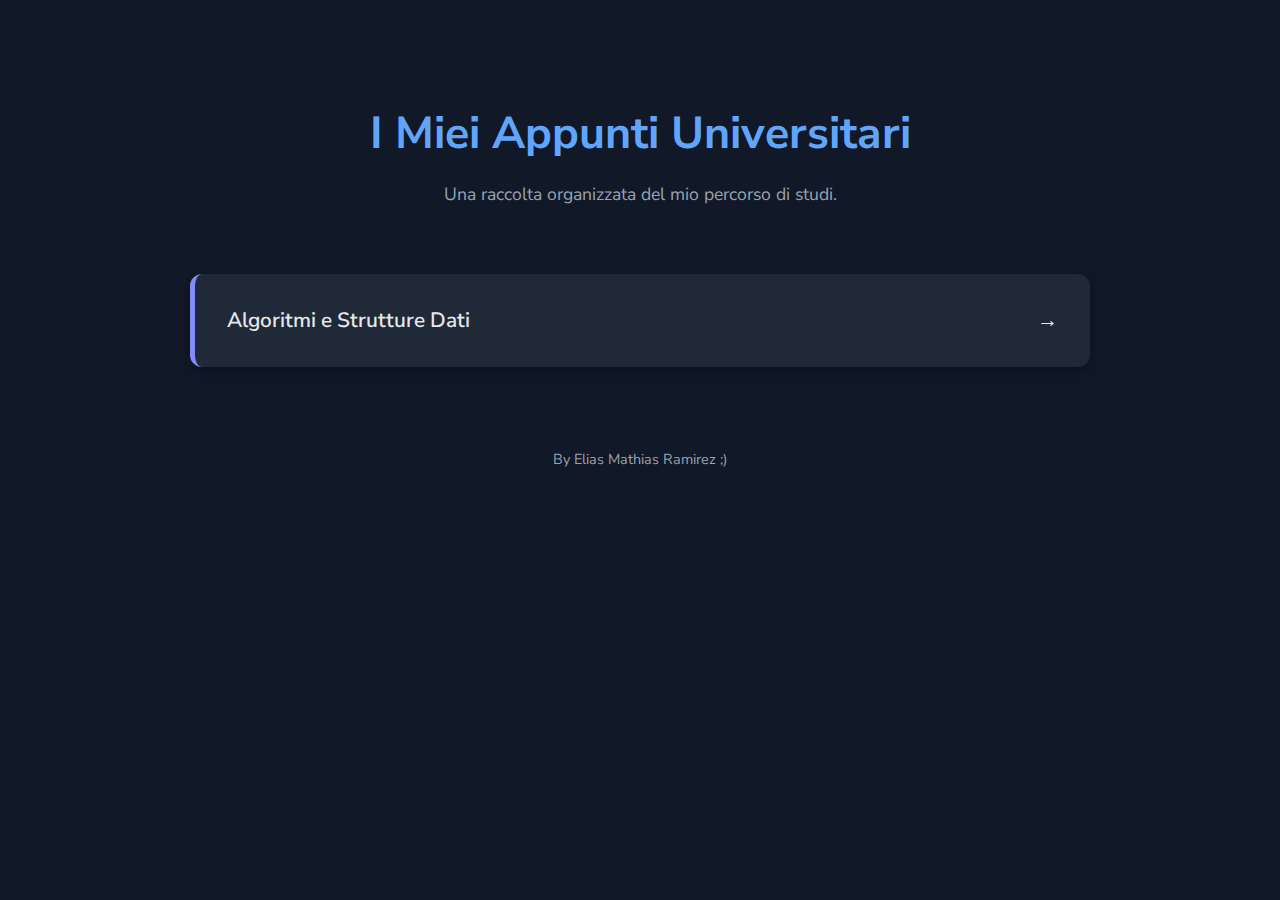
<file: index.html>
<!DOCTYPE html>
<html lang="it">
  <head>
    <meta charset="UTF-8" />
    <meta name="viewport" content="width=device-width, initial-scale=1.0" />
    <title>Appunti</title>
    <link
      href="https://fonts.googleapis.com/css2?family=Nunito+Sans:wght@300;400;600;700&display=swap"
      rel="stylesheet"
    />
    <style>
      :root {
        --bg-deep-space: #111827;
        --bg-card: #1f2937;
        --bg-header: #1a202c;
        --text-primary: #e5e7eb;
        --text-secondary: #9ca3af;
        --accent-primary: #60a5fa;
        --accent-secondary: #818cf8;
        --border-soft: rgba(107, 114, 128, 0.2);
        --shadow-soft: rgba(0, 0, 0, 0.25);
        --font-main: "Nunito Sans", sans-serif;
        --border-radius-main: 12px;
        --border-radius-small: 6px;
      }

      * {
        margin: 0;
        padding: 0;
        box-sizing: border-box;
      }
      html {
        scroll-behavior: smooth;
      }

      body {
        font-family: var(--font-main);
        line-height: 1.7;
        color: var(--text-primary);
        background-color: var(--bg-deep-space);
        display: flex;
        flex-direction: column;
        align-items: center; 
        min-height: 100vh;
        padding: 2rem;
      }

      .container {
        width: 100%;
        max-width: 900px; 
        margin-top: 2rem;
      }

      header.main-header {
        background-color: transparent; 
        color: var(--text-primary);
        padding: 2rem 0;
        text-align: center;
        margin-bottom: 2rem;
      }

      header.main-header h1 {
        font-size: 2.8rem;
        font-weight: 700;
        color: var(--accent-primary);
        margin-bottom: 0.5rem;
      }
      header.main-header p {
        font-size: 1.1rem;
        color: var(--text-secondary);
      }

      main {
        width: 100%;
      }

      .materie-lista {
        list-style: none;
        padding: 0;
      }

      .materie-lista li {
        margin-bottom: 1.5rem;
      }

      .materie-lista a {
        display: block;
        background-color: var(--bg-card);
        color: var(--text-primary);
        padding: 1.8rem 2rem;
        text-decoration: none;
        border-radius: var(--border-radius-main);
        border-left: 5px solid var(--accent-secondary);
        box-shadow: 0 4px 12px var(--shadow-soft);
        transition: transform 0.2s ease-out, box-shadow 0.2s ease-out,
          border-color 0.2s ease-out;
        font-size: 1.3rem;
        font-weight: 600;
      }

      .materie-lista a:hover {
        transform: translateY(-3px) scale(1.01);
        box-shadow: 0 6px 18px rgba(0, 0, 0, 0.35);
        border-left-color: var(--accent-primary);
        color: var(--accent-primary);
      }

      .materie-lista a .arrow {
        float: right;
        transition: transform 0.2s ease-out;
      }
      .materie-lista a:hover .arrow {
        transform: translateX(5px);
      }

      footer {
        text-align: center;
        padding: 2rem 0;
        color: var(--text-secondary);
        margin-top: 3rem;
        font-size: 0.9rem;
      }

      @media (max-width: 768px) {
        body {
          padding: 1rem;
        }
        header.main-header h1 {
          font-size: 2.2rem;
        }
        header.main-header p {
          font-size: 1rem;
        }
        .materie-lista a {
          font-size: 1.1rem;
          padding: 1.5rem;
        }
      }
    </style>
  </head>
  <body>
    <div class="container">
      <header class="main-header">
        <h1>I Miei Appunti Universitari</h1>
        <p>Una raccolta organizzata del mio percorso di studi.</p>
      </header>

      <main>
        <ul class="materie-lista">
          <li>
            <a href="ASD/ASD_home.html">
              Algoritmi e Strutture Dati
              <span class="arrow">→</span>
            </a>
          </li>
        </ul>
      </main>

      <footer>
        <p>By Elias Mathias Ramirez ;)</p>
      </footer>
    </div>
  </body>
</html>
</file>
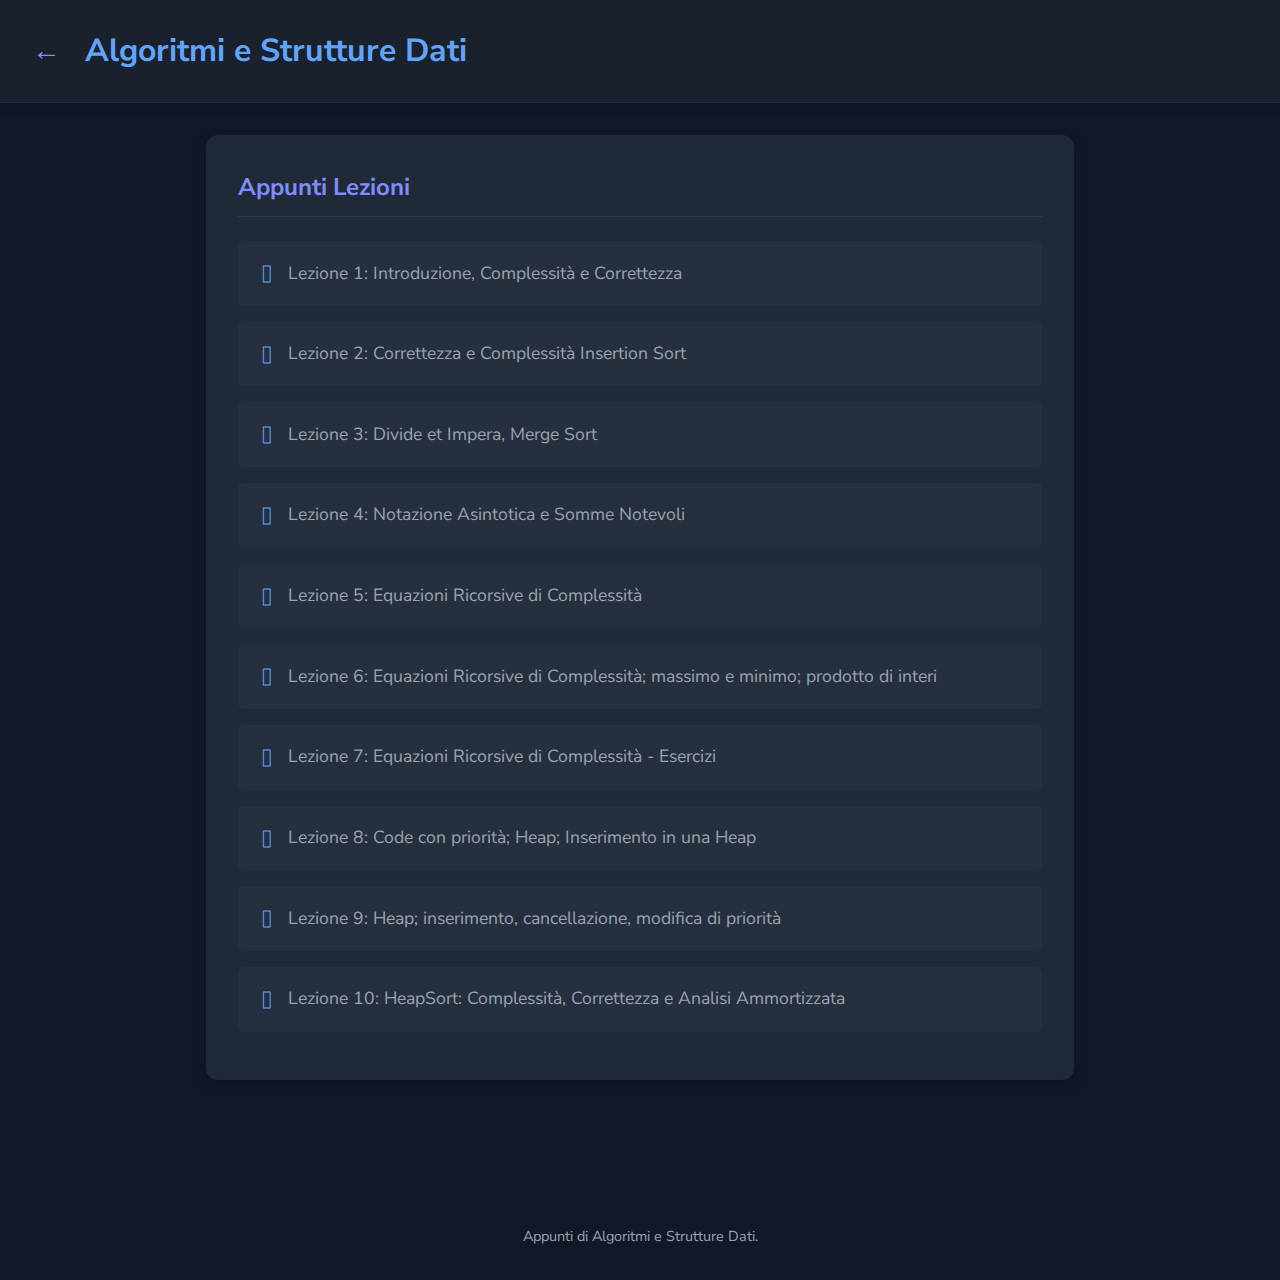
<file: ASD/ASD_home.html>
<!DOCTYPE html>
<html lang="it">
<head>
    <meta charset="UTF-8">
    <meta name="viewport" content="width=device-width, initial-scale=1.0">
    <title>Algoritmi e Strutture Dati - Appunti</title>
    <link href="https://fonts.googleapis.com/css2?family=Nunito+Sans:wght@300;400;600;700&display=swap" rel="stylesheet">
    <style>
        :root {
            --bg-deep-space: #111827;
            --bg-card: #1f2937;
            --bg-header: #1A202C; 
            --text-primary: #e5e7eb;
            --text-secondary: #9ca3af;
            --accent-primary: #60a5fa;
            --accent-secondary: #818cf8;
            --border-soft: rgba(107, 114, 128, 0.2);
            --shadow-soft: rgba(0, 0, 0, 0.25);
            --font-main: 'Nunito Sans', sans-serif;
            --border-radius-main: 12px;
            --border-radius-small: 6px;
        }

        * { margin: 0; padding: 0; box-sizing: border-box; }
        html { scroll-behavior: smooth; }

        body {
            font-family: var(--font-main);
            line-height: 1.7;
            color: var(--text-primary);
            background-color: var(--bg-deep-space);
            display: flex;
            flex-direction: column;
            min-height: 100vh;
        }

        header.page-header {
            background-color: var(--bg-header);
            color: var(--text-primary);
            padding: 1.5rem 2rem; 
            text-align: left; 
            box-shadow: 0 2px 10px var(--shadow-soft);
            border-bottom: 1px solid var(--border-soft);
            display: flex;
            align-items: center;
        }

        .back-link {
            color: var(--accent-secondary);
            text-decoration: none;
            font-size: 1.8rem; 
            margin-right: 1.5rem;
            transition: color 0.2s ease;
        }
        .back-link:hover {
            color: var(--accent-primary);
        }

        header.page-header h1 {
            font-size: 2rem;
            font-weight: 700;
            color: var(--accent-primary);
            margin: 0;
        }
        
        .container {
            width: 100%;
            max-width: 900px;
            margin: 2rem auto; 
            padding: 0 1rem; 
        }

        main {
            width: 100%;
        }

        .content-category {
            background-color: var(--bg-card);
            padding: 2rem;
            border-radius: var(--border-radius-main);
            margin-bottom: 2rem;
            box-shadow: 0 4px 12px var(--shadow-soft);
        }

        .content-category h2 {
            font-size: 1.5rem;
            color: var(--accent-secondary);
            margin-bottom: 1.5rem;
            border-bottom: 1px solid var(--border-soft);
            padding-bottom: 0.5rem;
        }

        .lezioni-lista {
            list-style: none;
            padding: 0;
        }

        .lezioni-lista li {
            margin-bottom: 1rem;
            background-color: rgba(255,255,255,0.03); 
            border-radius: var(--border-radius-small);
            transition: background-color 0.2s ease;
        }
        .lezioni-lista li:hover {
            background-color: rgba(96, 165, 250, 0.1);
        }

        .lezioni-lista a {
            display: flex; 
            align-items: center;
            color: var(--text-secondary);
            padding: 1rem 1.5rem;
            text-decoration: none;
            border-radius: var(--border-radius-small);
            font-size: 1.1rem;
            transition: color 0.2s ease;
        }
        .lezioni-lista a:hover {
            color: var(--accent-primary);
        }

        .lezioni-lista .lesson-icon {
            margin-right: 1rem;
            font-size: 1.2rem;
            color: var(--accent-primary);
        }
        .lezioni-lista .pdf-link {
            margin-left: auto; 
            font-size: 0.9rem;
            color: var(--accent-secondary);
            text-decoration: underline;
            padding: 0.3rem 0.5rem;
            border-radius: var(--border-radius-small);
        }
        .lezioni-lista .pdf-link:hover {
            background-color: rgba(129, 140, 248, 0.15);
            color: var(--accent-secondary);
        }


        footer {
            text-align: center;
            padding: 2rem 0;
            color: var(--text-secondary);
            margin-top: 3rem;
            font-size: 0.9rem;
        }

        @media (max-width: 768px) {
            header.page-header h1 { font-size: 1.6rem; }
            .container { margin-top: 1rem; padding: 0 0.5rem;}
            .content-category { padding: 1.5rem; }
            .content-category h2 { font-size: 1.3rem; }
            .lezioni-lista a { font-size: 1rem; padding: 0.8rem 1rem; }
        }

    </style>
</head>
<body>
    <header class="page-header">
        <a href="../index.html" class="back-link" title="Torna alla Home">←</a> 
        <h1>Algoritmi e Strutture Dati</h1>
    </header>

    <div class="container">
        <main>
            <section class="content-category">
                <h2>Appunti Lezioni</h2>
                <ul class="lezioni-lista">
                    <li>
                        <a href="Lezioni/lezione1/lezione1.html">
                            <span class="lesson-icon"></span> 
                            Lezione 1: Introduzione, Complessità e Correttezza
                        </a>
                    </li>
                    <li>
                        <a href="Lezioni/lezione2/lezione2.html"> 
                            <span class="lesson-icon"></span>
                            Lezione 2: Correttezza e Complessità Insertion Sort
                        </a>
                    </li>
                     <li>
                        <a href="Lezioni/lezione3/lezione3.html"> 
                            <span class="lesson-icon"></span>
                            Lezione 3: Divide et Impera, Merge Sort
                        </a>
                    </li>
                    <li>
                        <a href="Lezioni/lezione4/lezione4.html"> 
                            <span class="lesson-icon"></span>
                            Lezione 4: Notazione Asintotica e Somme Notevoli
                        </a>
                    </li>
                    <li>
                        <a href="Lezioni/lezione5/lezione5.html"> 
                            <span class="lesson-icon"></span>
                            Lezione 5: Equazioni Ricorsive di Complessità
                        </a>
                    </li>
                    <li>
                        <a href="Lezioni/lezione6/lezione6.html"> 
                            <span class="lesson-icon"></span>
                            Lezione 6: Equazioni Ricorsive di Complessità; massimo e minimo; prodotto di interi
                        </a>
                    </li>
                    <li>
                        <a href="Lezioni/lezione7/lezione7.html"> 
                            <span class="lesson-icon"></span>
                            Lezione 7: Equazioni Ricorsive di Complessità - Esercizi
                        </a>
                    </li>
                    <li>
                        <a href="Lezioni/lezione8/lezione8.html"> 
                            <span class="lesson-icon"></span>
                            Lezione 8: Code con priorità; Heap; Inserimento in una Heap
                        </a>
                    </li>
                    <li>
                        <a href="Lezioni/lezione9/lezione9.html"> 
                            <span class="lesson-icon"></span>
                            Lezione 9: Heap; inserimento, cancellazione, modifica di priorità
                        </a>
                    </li>
                    <li>
                        <a href="Lezioni/lezione10/lezione10.html"> 
                            <span class="lesson-icon"></span>
                            Lezione 10: HeapSort: Complessità, Correttezza e Analisi Ammortizzata
                        </a>
                    </li>
                    
                    
                </ul>
            </section>
        </main>
    </div>

    <footer>
        <p>Appunti di Algoritmi e Strutture Dati.</p>
    </footer>
</body>
</html>
</file>
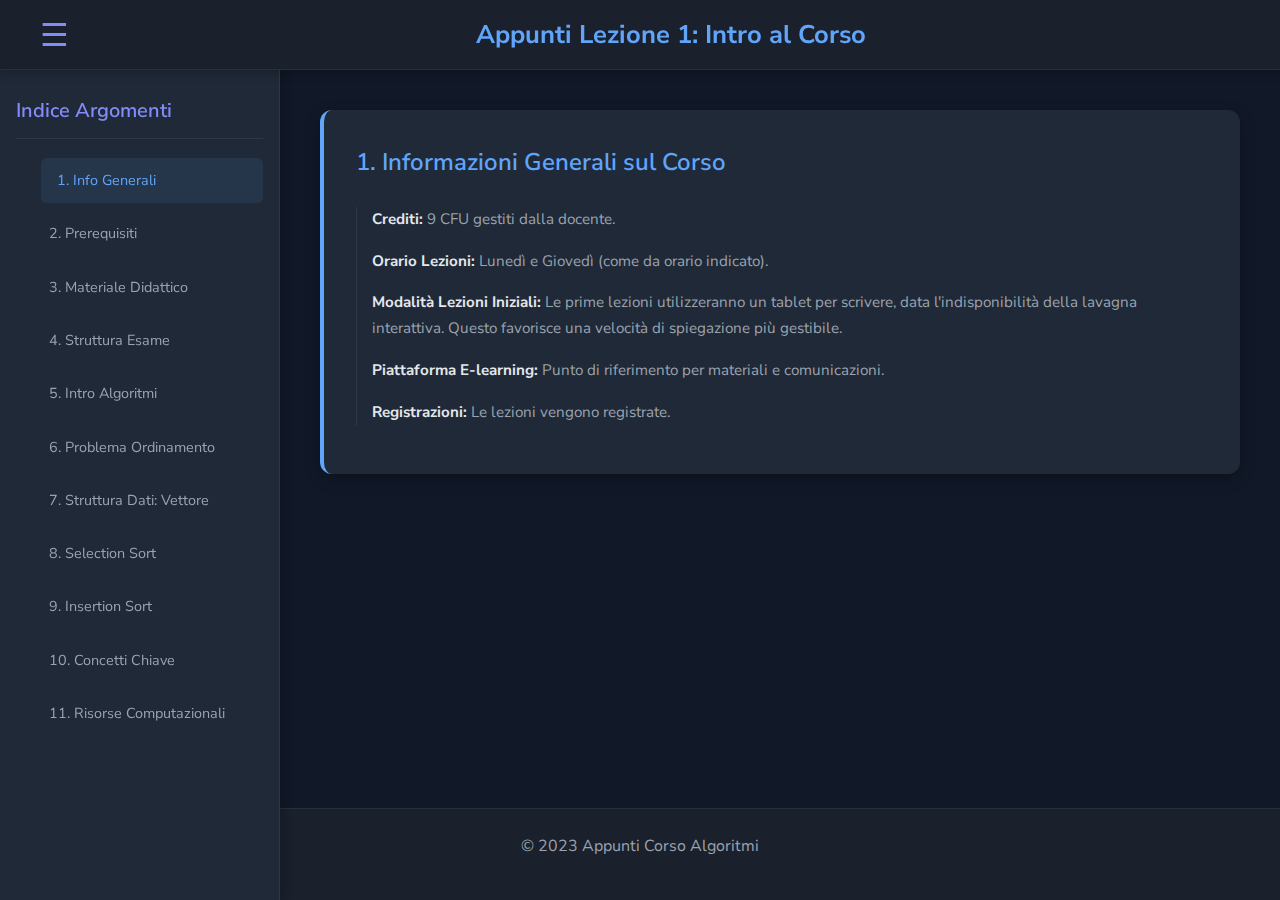
<file: ASD/lezione1/lezione1.html>
<!DOCTYPE html>
<html lang="it">
<head>
    <meta charset="UTF-8">
    <meta name="viewport" content="width=device-width, initial-scale=1.0">
    <title>Appunti Lezione 1</title>
    <link href="https://fonts.googleapis.com/css2?family=Nunito+Sans:wght@300;400;600;700&family=Source+Code+Pro:wght@400;500&display=swap" rel="stylesheet">
    <style>
        :root {
            --bg-deep-space: #111827;
            --bg-card: #1f2937;
            --bg-header: #1A202C;
            --text-primary: #e5e7eb;
            --text-secondary: #9ca3af;
            --accent-primary: #60a5fa;
            --accent-secondary: #818cf8;
            --code-bg: #2a303c;
            --code-text: #c3c9d6;
            --border-soft: rgba(107, 114, 128, 0.2);
            --shadow-soft: rgba(0, 0, 0, 0.25);
            --font-main: 'Nunito Sans', sans-serif;
            --font-code: 'Source Code Pro', monospace;
            --sidebar-width: 280px;
            --header-height: 70px;
            --border-radius-main: 12px;
            --border-radius-small: 6px;
        }

        * {
            margin: 0;
            padding: 0;
            box-sizing: border-box;
        }

        html {
            scroll-behavior: smooth;
        }

        body {
            font-family: var(--font-main);
            line-height: 1.7;
            color: var(--text-primary);
            background-color: var(--bg-deep-space);
            display: flex;
            flex-direction: column;
            min-height: 100vh;
            transition: margin-left 0.3s ease-in-out;
        }

        header {
            background-color: var(--bg-header);
            color: var(--text-primary);
            padding: 0 2rem;
            height: var(--header-height);
            display: flex;
            align-items: center;
            justify-content: space-between;
            box-shadow: 0 2px 10px var(--shadow-soft);
            border-bottom: 1px solid var(--border-soft);
            position: sticky;
            top: 0;
            z-index: 1000;
        }

        header h1 {
            font-size: 1.6rem;
            font-weight: 700;
            margin: 0;
            color: var(--accent-primary);
        }

        .hamburger-menu {
            display: block;
            font-size: 2rem;
            color: var(--accent-secondary);
            background: none;
            border: none;
            cursor: pointer;
            padding: 0.5rem;
            margin-right: 1rem;
        }
        .hamburger-menu:hover {
            color: var(--text-primary);
        }

        #sidebar {
            background-color: var(--bg-card);
            color: var(--text-primary);
            padding: 1.5rem 1rem;
            width: var(--sidebar-width);
            position: fixed;
            top: var(--header-height);
            left: 0;
            height: calc(100% - var(--header-height));
            overflow-y: auto;
            box-shadow: 2px 0 10px var(--shadow-soft);
            border-right: 1px solid var(--border-soft);
            z-index: 900;
            transform: translateX(0);
            transition: transform 0.3s ease-in-out;
        }

        #sidebar.hidden {
            transform: translateX(calc(-1 * var(--sidebar-width)));
        }

        #sidebar h2 {
            font-size: 1.25rem;
            margin-bottom: 1.2rem;
            border-bottom: 1px solid var(--border-soft);
            padding-bottom: 0.6rem;
            color: var(--accent-secondary);
            font-weight: 600;
        }

        #sidebar ul {
            list-style: none;
        }

        #sidebar ul li a {
            display: block;
            color: var(--text-secondary);
            text-decoration: none;
            padding: 0.65rem 0.5rem;
            transition: background-color 0.2s ease, color 0.2s ease, padding-left 0.2s ease;
            border-radius: var(--border-radius-small);
            font-size: 0.9rem;
        }

        #sidebar ul li a:hover, #sidebar ul li a.active-link {
            background-color: rgba(96, 165, 250, 0.1);
            color: var(--accent-primary);
            padding-left: 1rem;
        }

        main {
            flex: 1;
            margin-left: var(--sidebar-width);
            padding: 2.5rem;
            transition: margin-left 0.3s ease-in-out;
        }
        
        body.sidebar-hidden main {
            margin-left: 0;
        }

        article {
            margin-bottom: 3rem;
            padding: 2rem;
            background-color: var(--bg-card);
            border-left: 4px solid var(--accent-primary);
            border-radius: var(--border-radius-main);
            box-shadow: 0 5px 15px var(--shadow-soft);
            display: none; 
        }
        article.active-section {
            display: block; 
        }

        .section-title {
            font-size: 1.5rem;
            color: var(--accent-primary);
            margin-bottom: 1.5rem;
            font-weight: 600;
        }

        .section-content {
            padding-left: 15px;
            border-left: 1px solid var(--border-soft);
            font-size: 0.95rem;
        }

        p {
            margin-bottom: 1rem;
            color: var(--text-secondary);
        }

        ul, ol {
            margin-left: 25px;
            margin-bottom: 1rem;
            color: var(--text-secondary);
        }

        li {
            margin-bottom: 0.5rem;
        }

        strong {
            font-weight: 700;
            color: var(--text-primary);
        }

        code, pre {
            font-family: var(--font-code);
        }

        code {
            background-color: var(--code-bg);
            color: var(--code-text);
            padding: 0.2em 0.4em;
            border-radius: var(--border-radius-small);
            font-size: 0.85em;
        }

        pre {
            background-color: var(--code-bg);
            color: var(--code-text);
            padding: 1.2rem;
            border-radius: var(--border-radius-small);
            overflow-x: auto;
            margin-bottom: 1.5rem;
            font-size: 0.9em;
            line-height: 1.6;
            border: 1px solid var(--border-soft);
        }

        pre code {
            background-color: transparent;
            padding: 0;
            font-size: inherit;
            color: inherit;
        }

        .sort-example {
            font-family: var(--font-code);
            line-height: 1.7;
            background-color: var(--bg-deep-space);
            padding: 1.2rem;
            border-radius: var(--border-radius-small);
            margin-top: 1.2rem;
            border: 1px solid var(--border-soft);
        }
        .array-step {
            margin-bottom: 0.8rem;
            padding-left: 15px;
            border-left: 1px dotted var(--border-soft);
            color: var(--text-secondary);
            font-size: 0.9em;
        }
        .array-sorted, .array-key, .array-current, .array-min {
            padding: 3px 6px;
            border-radius: var(--border-radius-small);
            margin: 0 2px;
            display: inline-block;
        }
        .array-sorted { /* Usato per la parte già ordinata */
            background-color: rgba(96, 165, 250, 0.15);
            color: var(--accent-primary);
            border: 1px solid var(--accent-primary);
        }
        .array-key { /* Usato per la 'key' in Insertion Sort */
            background-color: rgba(129, 140, 248, 0.15);
            color: var(--accent-secondary);
            border: 1px solid var(--accent-secondary);
            font-weight: bold;
        }
        .array-current { /* Usato per l'elemento corrente in confronto */
            background-color: rgba(107, 114, 128, 0.15);
            color: var(--text-secondary);
            border: 1px solid var(--text-secondary);
        }
        .array-min { /* Nuovo: per evidenziare il minimo trovato in Selection Sort */
            background-color: rgba(244, 114, 182, 0.2); /* Rosa/rosso per il minimo */
            color: #f472b6;
            border: 1px solid #f472b6;
            font-weight: bold;
        }


        footer {
            text-align: center;
            padding: 1.5rem;
            background-color: var(--bg-header);
            color: var(--text-secondary);
            margin-top: auto;
            border-top: 1px solid var(--border-soft);
        }
        
        .overlay {
            display: none;
            position: fixed;
            top: 0;
            left: 0;
            width: 100%;
            height: 100%;
            background-color: rgba(17, 24, 39, 0.7);
            backdrop-filter: blur(4px);
            -webkit-backdrop-filter: blur(4px);
            z-index: 950;
        }
        body.sidebar-overlay-active .overlay {
            display: block;
        }

        ::-webkit-scrollbar {
            width: 8px;
            height: 8px;
        }
        ::-webkit-scrollbar-track {
            background: var(--bg-deep-space);
        }
        ::-webkit-scrollbar-thumb {
            background-color: var(--accent-secondary);
            border-radius: 10px;
            border: 2px solid var(--bg-deep-space);
        }
        ::-webkit-scrollbar-thumb:hover {
            background-color: var(--accent-primary);
        }

        @media (max-width: 992px) {
            .hamburger-menu { display: block; }
            #sidebar {
                transform: translateX(calc(-1 * var(--sidebar-width)));
                top: 0; 
                height: 100vh;
                padding-top: 1.5rem;
                z-index: 1100;
                border-right: none;
            }
            #sidebar.open { transform: translateX(0); }
            main { margin-left: 0 !important; }
        }

        @media (min-width: 993px) {
            body:not(.sidebar-hidden) main { margin-left: var(--sidebar-width); }
            body.sidebar-hidden main { margin-left: 0; }
            #sidebar { transform: translateX(0); }
            #sidebar.hidden { transform: translateX(calc(-1 * var(--sidebar-width))); }
            .overlay { display: none !important; }
        }

        @media (max-width: 768px) {
            header h1 { font-size: 1.3rem; }
            main { padding: 2rem 1rem; }
            .section-title { font-size: 1.35rem; }
            article { padding: 1.5rem; }
        }
    </style>
</head>
<body>
    <div class="overlay"></div>
    <header>
        <button class="hamburger-menu" id="hamburger-btn">☰</button>
        <h1>Appunti Lezione 1: Intro al Corso</h1>
        <div></div>
    </header>

    <nav id="sidebar">
        <h2>Indice Argomenti</h2>
        <ul>
            <li><a href="#info-generali" class="sidebar-link">1. Info Generali</a></li>
            <li><a href="#prerequisiti" class="sidebar-link">2. Prerequisiti</a></li>
            <li><a href="#materiale-didattico" class="sidebar-link">3. Materiale Didattico</a></li>
            <li><a href="#esame" class="sidebar-link">4. Struttura Esame</a></li>
            <li><a href="#intro-algoritmi" class="sidebar-link">5. Intro Algoritmi</a></li>
            <li><a href="#ordinamento" class="sidebar-link">6. Problema Ordinamento</a></li>
            <li><a href="#vettore" class="sidebar-link">7. Struttura Dati: Vettore</a></li>
            <li><a href="#selection-sort" class="sidebar-link">8. Selection Sort</a></li>
            <li><a href="#insertion-sort" class="sidebar-link">9. Insertion Sort</a></li>
            <!-- Rimossa la sezione 9B della visualizzazione -->
            <li><a href="#concetti-chiave" class="sidebar-link">10. Concetti Chiave</a></li>
            <li><a href="#risorse-computazionali" class="sidebar-link">11. Risorse Computazionali</a></li>
        </ul>
    </nav>

    <main>
        <article id="info-generali" class="content-section">
            <h2 class="section-title">1. Informazioni Generali sul Corso</h2>
            <div class="section-content">
                <p><strong>Crediti:</strong> 9 CFU gestiti dalla docente.</p>
                <p><strong>Orario Lezioni:</strong> Lunedì e Giovedì (come da orario indicato).</p>
                <p><strong>Modalità Lezioni Iniziali:</strong> Le prime lezioni utilizzeranno un tablet per scrivere, data l'indisponibilità della lavagna interattiva. Questo favorisce una velocità di spiegazione più gestibile.</p>
                <p><strong>Piattaforma E-learning:</strong> Punto di riferimento per materiali e comunicazioni.</p>
                <p><strong>Registrazioni:</strong> Le lezioni vengono registrate.</p>
            </div>
        </article>

        <article id="prerequisiti" class="content-section">
            <h2 class="section-title">2. Prerequisiti</h2>
            <div class="section-content">
                <p><strong>Formale (bloccante):</strong> Superamento dell'esame di Programmazione del primo anno (blocco ESSE3).</p>
                <p><strong>Sostanziale (fortemente consigliato):</strong></p>
                <ul>
                    <li>Solida comprensione dei concetti di programmazione.</li>
                    <li>Conoscenze di Analisi Matematica 1.</li>
                    <li>Conoscenze di Matematica Discreta (per informatici) o Algebra Lineare (per BW).</li>
                </ul>
            </div>
        </article>

        <article id="materiale-didattico" class="content-section">
            <h2 class="section-title">3. Testo di Riferimento e Materiale Didattico</h2>
            <div class="section-content">
                <p><strong>Testo Principale:</strong> "Introduzione agli Algoritmi" di T. H. Cormen, C. E. Leiserson, R. L. Rivest, C. Stein (CLRS). Qualsiasi edizione, preferibilmente recente. Disponibile in italiano e inglese.</p>
                <p><strong>Materiale su E-learning:</strong></p>
                <ul>
                    <li>Elenco argomenti svolti.</li>
                    <li>Materiale di laboratorio (Prof. Puppis).</li>
                    <li>Quiz di autovalutazione.</li>
                    <li>Link a risorse esterne (es. lezioni MIT OpenCourseWare del Prof. Leiserson).</li>
                </ul>
                <p><em>Nota: Non verranno usate slide per le lezioni frontali.</em></p>
            </div>
        </article>

        <article id="esame" class="content-section">
            <h2 class="section-title">4. Struttura e Modalità d'Esame</h2>
            <div class="section-content">
                <p>L'esame è composto da tre parti:</p>
                <ol>
                    <li><strong>Prova Scritta:</strong> Probabilmente online.</li>
                    <li><strong>Prova Orale:</strong> Obbligatoria per tutti.</li>
                    <li><strong>Prova di Laboratorio:</strong> Da superare <em>prima</em> della prova orale. Consegna progetti anticipata.</li>
                </ol>
                <p><strong>"Compitini":</strong> Due prove intermedie. Superandoli entrambi si può accedere all'orale di Luglio.</p>
                <p><strong>Sessioni d'Esame:</strong></p>
                <ul>
                    <li>Giugno: 1° appello (scritto + orale).</li>
                    <li>Luglio: 2° appello (scritto + orale / orale post-compitini).</li>
                    <li>Settembre: Due appelli (scritto + orale).</li>
                    <li>Gennaio (anno succ.): Ultimo appello A.A. corrente (scritto + orale).</li>
                </ul>
                <p><strong>Importanza del Laboratorio:</strong> Cruciale per la comprensione e l'esito dell'orale.</p>
            </div>
        </article>

        <article id="intro-algoritmi" class="content-section">
            <h2 class="section-title">5. Introduzione agli Algoritmi e Modello di Calcolo</h2>
            <div class="section-content">
                <p><strong>Definizione (Informale):</strong> Un algoritmo è una sequenza finita di istruzioni non ambigue che, eseguite, portano alla soluzione di un problema.</p>
                <p><strong>Modello di Calcolo: Pseudo-codice</strong></p>
                <ul>
                    <li>Descrizione ad alto livello, indipendente dal linguaggio di programmazione.</li>
                    <li>Focus sulla logica dell'algoritmo.</li>
                    <li>Lo studente deve essere in grado di tradurlo in un linguaggio reale.</li>
                    <li>Si possono omettere dettagli come la dichiarazione di tutte le variabili.</li>
                </ul>
            </div>
        </article>

        <article id="ordinamento" class="content-section">
            <h2 class="section-title">6. Il Problema dell'Ordinamento</h2>
            <div class="section-content">
                <p><strong>Input:</strong> Una sequenza (array) di <em>n</em> numeri interi: <code><a₁, a₂, ..., aₙ></code>.</p>
                <p><strong>Output:</strong> Una permutazione (riarrangiamento) <code><a'₁, a'₂, ..., a'ₙ></code> della sequenza di input tale che <code>a'₁ ≤ a'₂ ≤ ... ≤ a'ₙ</code>.</p>
                <p>Alternativamente, una permutazione <code>π</code> degli indici <code>1, ..., n</code> tale che <code>A[π(1)] ≤ A[π(2)] ≤ ... ≤ A[π(n)]</code>.</p>
                <p><strong>Obiettivo:</strong> Ordinare gli elementi in modo non decrescente.</p>
            </div>
        </article>

        <article id="vettore" class="content-section">
            <h2 class="section-title">7. Struttura Dati: Vettore (Array)</h2>
            <div class="section-content">
                <p>Struttura dati base per l'ordinamento e molti algoritmi.</p>
                <p><strong>Caratteristiche:</strong></p>
                <ul>
                    <li><strong>Statica:</strong> Dimensione fissata alla creazione, non modificabile dinamicamente.</li>
                    <li><strong>Omogenea:</strong> Tutti gli elementi dello stesso tipo.</li>
                    <li><strong>Accesso Diretto (o Casuale):</strong> Accesso a qualsiasi elemento in tempo costante tramite indice (elementi in memoria contigua).</li>
                    <li><strong>Lineare/Sequenziale:</strong> Elementi organizzati logicamente in sequenza. Indici da 1 (pseudo-codice CLRS/lezione) o 0 (C/Java).</li>
                </ul>
            </div>
        </article>

        <article id="selection-sort" class="content-section">
            <h2 class="section-title">8. Algoritmo di Ordinamento: Selection Sort</h2>
            <div class="section-content">
                <p><strong>Idea di base:</strong></p>
                <ol>
                    <li>Si itera attraverso l'array. Per ogni posizione <code>i</code> (dalla prima fino alla penultima):</li>
                    <li>Si cerca l'elemento più piccolo (minimo) nella porzione di array non ancora ordinata (da <code>A[i]</code> fino all'ultimo elemento <code>A[n]</code>).</li>
                    <li>Una volta trovato questo minimo, lo si scambia con l'elemento attualmente in posizione <code>i</code>.</li>
                    <li>Dopo questo scambio, l'elemento in posizione <code>i</code> è garantito essere al suo posto corretto e definitivo nell'array ordinato.</li>
                    <li>Si ripete il processo per la posizione successiva <code>i+1</code>, considerando la restante parte dell'array.</li>
                </ol>
                <p><strong>Pseudo-codice (<code>SelectionSort(A)</code>):</strong></p>
                <pre><code class="language-pseudocode">
// A è l'array da ordinare, A.length è la sua lunghezza (n)
// Gli indici dell'array A vanno da 1 a A.length

for i ← 1 to A.length - 1 do
    // Trova l'indice dell'elemento minimo in A[i..A.length]
    min_idx ← i
    for j ← i + 1 to A.length do
        if A[j] < A[min_idx] then
            min_idx ← j
    
    // Scambia A[i] con A[min_idx] se sono diversi
    if min_idx ≠ i then
        scambia A[i] con A[min_idx] 
        // (in pratica: temp ← A[i]; A[i] ← A[min_idx]; A[min_idx] ← temp)
                </code></pre>
                <p><strong>Esempio (vettore: <code><5, 8, 2, 1></code>, n=4):</strong></p>
                <div class="sort-example">
                    <p><strong>Iterazione i=1:</strong></p>
                    <div class="array-step">
                        Array: <code>5 | 8 | 2 | 1</code><br>
                        Cerca il minimo in <code>A[1..4]</code> (cioè in <code>5, 8, 2, 1</code>).<br>
                        Minimo è <code>1</code> (in posizione 4). <code>min_idx = 4</code>.<br>
                        Scambia <code>A[1]</code> (che è 5) con <code>A[4]</code> (che è 1).
                    </div>
                    <p>Risultato: <span class="array-sorted">1</span> | 8 | 2 | 5</p>

                    <p><strong>Iterazione i=2:</strong></p>
                    <div class="array-step">
                        Array: <span class="array-sorted">1</span> | <code>8 | 2 | 5</code><br>
                        Cerca il minimo in <code>A[2..4]</code> (cioè in <code>8, 2, 5</code>).<br>
                        Minimo è <code>2</code> (in posizione 3). <code>min_idx = 3</code>.<br>
                        Scambia <code>A[2]</code> (che è 8) con <code>A[3]</code> (che è 2).
                    </div>
                    <p>Risultato: <span class="array-sorted">1 | 2</span> | 8 | 5</p>

                    <p><strong>Iterazione i=3:</strong> (A.length - 1 = 4 - 1 = 3)</p>
                    <div class="array-step">
                        Array: <span class="array-sorted">1 | 2</span> | <code>8 | 5</code><br>
                        Cerca il minimo in <code>A[3..4]</code> (cioè in <code>8, 5</code>).<br>
                        Minimo è <code>5</code> (in posizione 4). <code>min_idx = 4</code>.<br>
                        Scambia <code>A[3]</code> (che è 8) con <code>A[4]</code> (che è 5).
                    </div>
                    <p>Risultato: <span class="array-sorted">1 | 2 | 5 | 8</span> (Ordinato)</p>
                    <p><em>Il ciclo for esterno termina qui (i va fino a n-1).</em></p>
                </div>
            </div>
        </article>

        <article id="insertion-sort" class="content-section">
            <h2 class="section-title">9. Algoritmo di Ordinamento: Insertion Sort</h2>
            <div class="section-content">
                <p><strong>Idea di base (come ordinare carte da gioco):</strong></p>
                <ol>
                    <li>Il primo elemento <code>A[1]</code> è una sottosequenza ordinata.</li>
                    <li>Considera <code>A[2]</code>. Inseriscilo correttamente rispetto ad <code>A[1]</code>. Ora <code>A[1..2]</code> è ordinato.</li>
                    <li>Considera <code>A[3]</code> (<code>key</code>). Confrontalo con gli elementi di <code>A[1..2]</code> (da destra), spostando a destra gli elementi maggiori della <code>key</code>, fino a trovare la posizione per la <code>key</code>.</li>
                    <li>Ripeti per tutti gli elementi da <code>j=2</code> a <code>j=n</code>.</li>
                </ol>
                <p><strong>Pseudo-codice (<code>InsertionSort(A)</code>):</strong></p>
                <pre><code class="language-pseudocode">
for j ← 2 to A.length
    key ← A[j]
    // Inserisci A[j] nella sequenza ordinata A[1..j-1]
    i ← j - 1
    while (i > 0 and A[i] > key) do
        A[i+1] ← A[i]
        i ← i - 1
    A[i+1] ← key
                </code></pre>
                <p><strong>Esempio (vettore: <code><5, 8, 2, 1></code>):</strong></p>
                <div class="sort-example">
                    <p><strong>Passo 0 (Iniziale):</strong> <span class="array-sorted">5</span> | 8 | 2 | 1</p>
                    <p><strong>j=2, key=8:</strong></p>
                    <div class="array-step">
                        Array: <span class="array-sorted">5</span> <span class="array-key">8</span> | 2 | 1 <br>
                        (i=1, A[1]=5. 5 < 8, il while non parte, A[1+1] ← key)
                    </div>
                    <p>Risultato: <span class="array-sorted">5 | 8</span> | 2 | 1</p>

                    <p><strong>j=3, key=2:</strong></p>
                    <div class="array-step">
                        i=2, A[2]=8. (8 > 2) Sposta 8: <span class="array-sorted">5</span> | _ | <span class="array-current">8</span> | 1. key=<span class="array-key">2</span><br>
                        i=1, A[1]=5. (5 > 2) Sposta 5: <span class="array-sorted">_</span> | <span class="array-current">5</span> | 8 | 1. key=<span class="array-key">2</span><br>
                        i=0. Il while termina. Inserisci key=2 in A[0+1] = A[1].
                    </div>
                    <p>Risultato: <span class="array-sorted">2 | 5 | 8</span> | 1</p>

                    <p><strong>j=4, key=1:</strong></p>
                    <div class="array-step">
                        i=3, A[3]=8. (8 > 1) Sposta 8: <span class="array-sorted">2 | 5</span> | _ | <span class="array-current">8</span>. key=<span class="array-key">1</span><br>
                        i=2, A[2]=5. (5 > 1) Sposta 5: <span class="array-sorted">2</span> | _ | <span class="array-current">5</span> | 8. key=<span class="array-key">1</span><br>
                        i=1, A[1]=2. (2 > 1) Sposta 2: <span class="array-sorted">_</span> | <span class="array-current">2</span> | 5 | 8. key=<span class="array-key">1</span><br>
                        i=0. Il while termina. Inserisci key=1 in A[0+1] = A[1].
                    </div>
                    <p>Risultato: <span class="array-sorted">1 | 2 | 5 | 8</span> (Ordinato)</p>
                </div>
            </div>
        </article>

        <article id="concetti-chiave" class="content-section">
            <h2 class="section-title">10. Concetti Chiave da Sviluppare (Anticipazioni)</h2>
            <div class="section-content">
                <p><strong>Studio di Complessità:</strong> Analisi quantitativa delle risorse (tempo, spazio) richieste da un algoritmo in funzione della dimensione dell'input. Si userà la notazione asintotica.</p>
                <p><strong>Correttezza:</strong> Dimostrazione formale che un algoritmo produce l'output corretto per ogni input valido (es. tramite invarianti di ciclo).</p>
            </div>
        </article>

        <article id="risorse-computazionali" class="content-section">
            <h2 class="section-title">11. Risorse Computazionali</h2>
            <div class="section-content">
                <p>Gli algoritmi sono valutati principalmente in base a:</p>
                <ul>
                    <li><strong>Tempo:</strong> Tempo di esecuzione, misurato come numero di operazioni elementari (non il tempo per scrivere il codice).</li>
                    <li><strong>Spazio:</strong> Quantità di memoria (RAM/memoria centrale) utilizzata durante l'esecuzione.</li>
                </ul>
            </div>
        </article>
    </main>

    <footer>
        <p>© 2023 Appunti Corso Algoritmi</p>
    </footer>

    <script>
        document.addEventListener('DOMContentLoaded', function () {
            const allContentSections = document.querySelectorAll('.content-section');
            const headerElement = document.querySelector('header');
            let headerHeight = headerElement ? headerElement.offsetHeight : 70;

            const sidebar = document.getElementById('sidebar');
            const hamburgerBtn = document.getElementById('hamburger-btn');
            const overlay = document.querySelector('.overlay');
            const body = document.body;
            const sidebarLinks = document.querySelectorAll('#sidebar a.sidebar-link');


            function adjustLayoutForSidebar() {
                if (headerElement) { headerHeight = headerElement.offsetHeight; }
                if (window.innerWidth > 992) {
                    sidebar.style.top = headerHeight + 'px';
                    sidebar.style.height = `calc(100% - ${headerHeight}px)`;
                    if (sidebar.classList.contains('hidden-desktop-explicit')) {
                        body.classList.add('sidebar-hidden');
                    } else {
                        body.classList.remove('sidebar-hidden');
                        sidebar.classList.remove('hidden');
                    }
                    body.classList.remove('sidebar-overlay-active');
                    if(overlay) overlay.style.display = 'none';
                } else {
                    sidebar.style.top = '0';
                    sidebar.style.height = '100vh';
                    body.classList.add('sidebar-hidden'); 
                    if (sidebar.classList.contains('open')) {
                        body.classList.add('sidebar-overlay-active');
                        if(overlay) overlay.style.display = 'block';
                    } else {
                        sidebar.classList.add('hidden'); 
                        body.classList.remove('sidebar-overlay-active');
                        if(overlay) overlay.style.display = 'none';
                    }
                }
            }
            
            window.addEventListener('resize', adjustLayoutForSidebar);

            if (hamburgerBtn) {
                hamburgerBtn.addEventListener('click', () => {
                    const sidebarIsCurrentlyHiddenOrNotOpen = sidebar.classList.contains('hidden') || !sidebar.classList.contains('open');
                    
                    sidebar.classList.toggle('hidden', !sidebarIsCurrentlyHiddenOrNotOpen);
                    sidebar.classList.toggle('open', sidebarIsCurrentlyHiddenOrNotOpen);

                    if (window.innerWidth > 992) {
                        body.classList.toggle('sidebar-hidden', !sidebarIsCurrentlyHiddenOrNotOpen);
                        if (sidebar.classList.contains('hidden')) {
                            sidebar.classList.add('hidden-desktop-explicit');
                        } else {
                            sidebar.classList.remove('hidden-desktop-explicit');
                        }
                    } else {
                         body.classList.toggle('sidebar-overlay-active', sidebarIsCurrentlyHiddenOrNotOpen);
                         if(overlay) overlay.style.display = sidebarIsCurrentlyHiddenOrNotOpen ? 'block' : 'none';
                    }
                });
            }

            if (overlay) {
                overlay.addEventListener('click', () => {
                    sidebar.classList.add('hidden');
                    sidebar.classList.remove('open');
                    body.classList.remove('sidebar-overlay-active');
                    if(overlay) overlay.style.display = 'none';
                     if (window.innerWidth > 992) {
                        body.classList.add('sidebar-hidden'); // Ensure push state is correct
                        sidebar.classList.add('hidden-desktop-explicit');
                    }
                });
            }

            function showSection(targetId, smoothScroll = true) {
                allContentSections.forEach(s => {
                    s.classList.remove('active-section');
                    s.style.display = 'none';
                });
                const targetSection = document.getElementById(targetId);
                if (targetSection) {
                    targetSection.classList.add('active-section');
                    targetSection.style.display = 'block';

                    if (smoothScroll) {
                        const targetPosition = targetSection.offsetTop - headerHeight - 20;
                        window.scrollTo({
                            top: targetPosition,
                            behavior: "smooth"
                        });
                    }
                }
            }
            
            sidebarLinks.forEach(anchor => {
                anchor.addEventListener('click', function (e) {
                    e.preventDefault();
                    const targetId = this.getAttribute('href').substring(1);
                    
                    sidebarLinks.forEach(link => link.classList.remove('active-link'));
                    this.classList.add('active-link');

                    showSection(targetId);
                    history.pushState(null, null, `#${targetId}`);

                    if (window.innerWidth <= 992) {
                        sidebar.classList.add('hidden');
                        sidebar.classList.remove('open');
                        body.classList.remove('sidebar-overlay-active');
                        if(overlay) overlay.style.display = 'none';
                    }
                });
            });
            
            function setActiveSidebarLinkOnScroll() {
                let currentSectionId = "";
                const visibleSections = Array.from(allContentSections).filter(s => s.style.display === 'block');
                
                if (visibleSections.length === 1) { // If only one section is active, highlight its link
                    currentSectionId = visibleSections[0].id;
                } else { // Fallback for multiple or no active sections (should not happen with current logic)
                    for (let i = allContentSections.length - 1; i >= 0; i--) {
                        const section = allContentSections[i];
                        const sectionTop = section.offsetTop - headerHeight - (window.innerHeight * 0.3);
                        if (window.pageYOffset >= sectionTop) {
                            currentSectionId = section.id;
                            break; 
                        }
                    }
                }
                
                if (!currentSectionId && window.location.hash) {
                    currentSectionId = window.location.hash.substring(1);
                } else if (!currentSectionId && allContentSections.length > 0) {
                     const firstActive = document.querySelector('.content-section.active-section');
                     if (firstActive) {
                         currentSectionId = firstActive.id;
                     } else if (document.querySelector('#sidebar a.sidebar-link')) { // Fallback to first link
                        currentSectionId = document.querySelector('#sidebar a.sidebar-link').getAttribute('href').substring(1);
                     }
                }

                sidebarLinks.forEach(link => {
                    link.classList.remove('active-link');
                    if (link.getAttribute('href') === `#${currentSectionId}`) {
                        link.classList.add('active-link');
                    }
                });
            }
            window.addEventListener('scroll', setActiveSidebarLinkOnScroll);

            if (window.location.hash) {
                const targetId = window.location.hash.substring(1);
                const targetElement = document.getElementById(targetId);
                if (targetElement && Array.from(allContentSections).includes(targetElement)) {
                     showSection(targetId, false);
                     setTimeout(() => {
                        const targetPosition = targetElement.offsetTop - headerHeight - 20;
                        window.scrollTo({ top: targetPosition, behavior: "auto" });
                        document.querySelector(`#sidebar a[href="${window.location.hash}"]`)?.classList.add('active-link');
                    }, 0);
                } else if (allContentSections.length > 0) {
                    const firstSectionId = allContentSections[0].id;
                    showSection(firstSectionId);
                    document.querySelector(`#sidebar a[href="#${firstSectionId}"]`)?.classList.add('active-link');
                }
            } else if (allContentSections.length > 0) {
                const firstSectionId = allContentSections[0].id;
                showSection(firstSectionId);
                document.querySelector(`#sidebar a[href="#${firstSectionId}"]`)?.classList.add('active-link');
            }
            
            adjustLayoutForSidebar();
            // Determine initial sidebar visibility for desktop
            if (window.innerWidth > 992) {
                const sidebarState = localStorage.getItem('sidebarState');
                if (sidebarState === 'hidden') {
                    sidebar.classList.add('hidden', 'hidden-desktop-explicit');
                    body.classList.add('sidebar-hidden');
                } else { // Default to visible on desktop or if state is 'visible'
                    sidebar.classList.remove('hidden', 'hidden-desktop-explicit');
                    body.classList.remove('sidebar-hidden');
                }
            } else { // Default to hidden on smaller screens
                 sidebar.classList.add('hidden');
            }
        });
    </script>
</body>
</html>
</file>
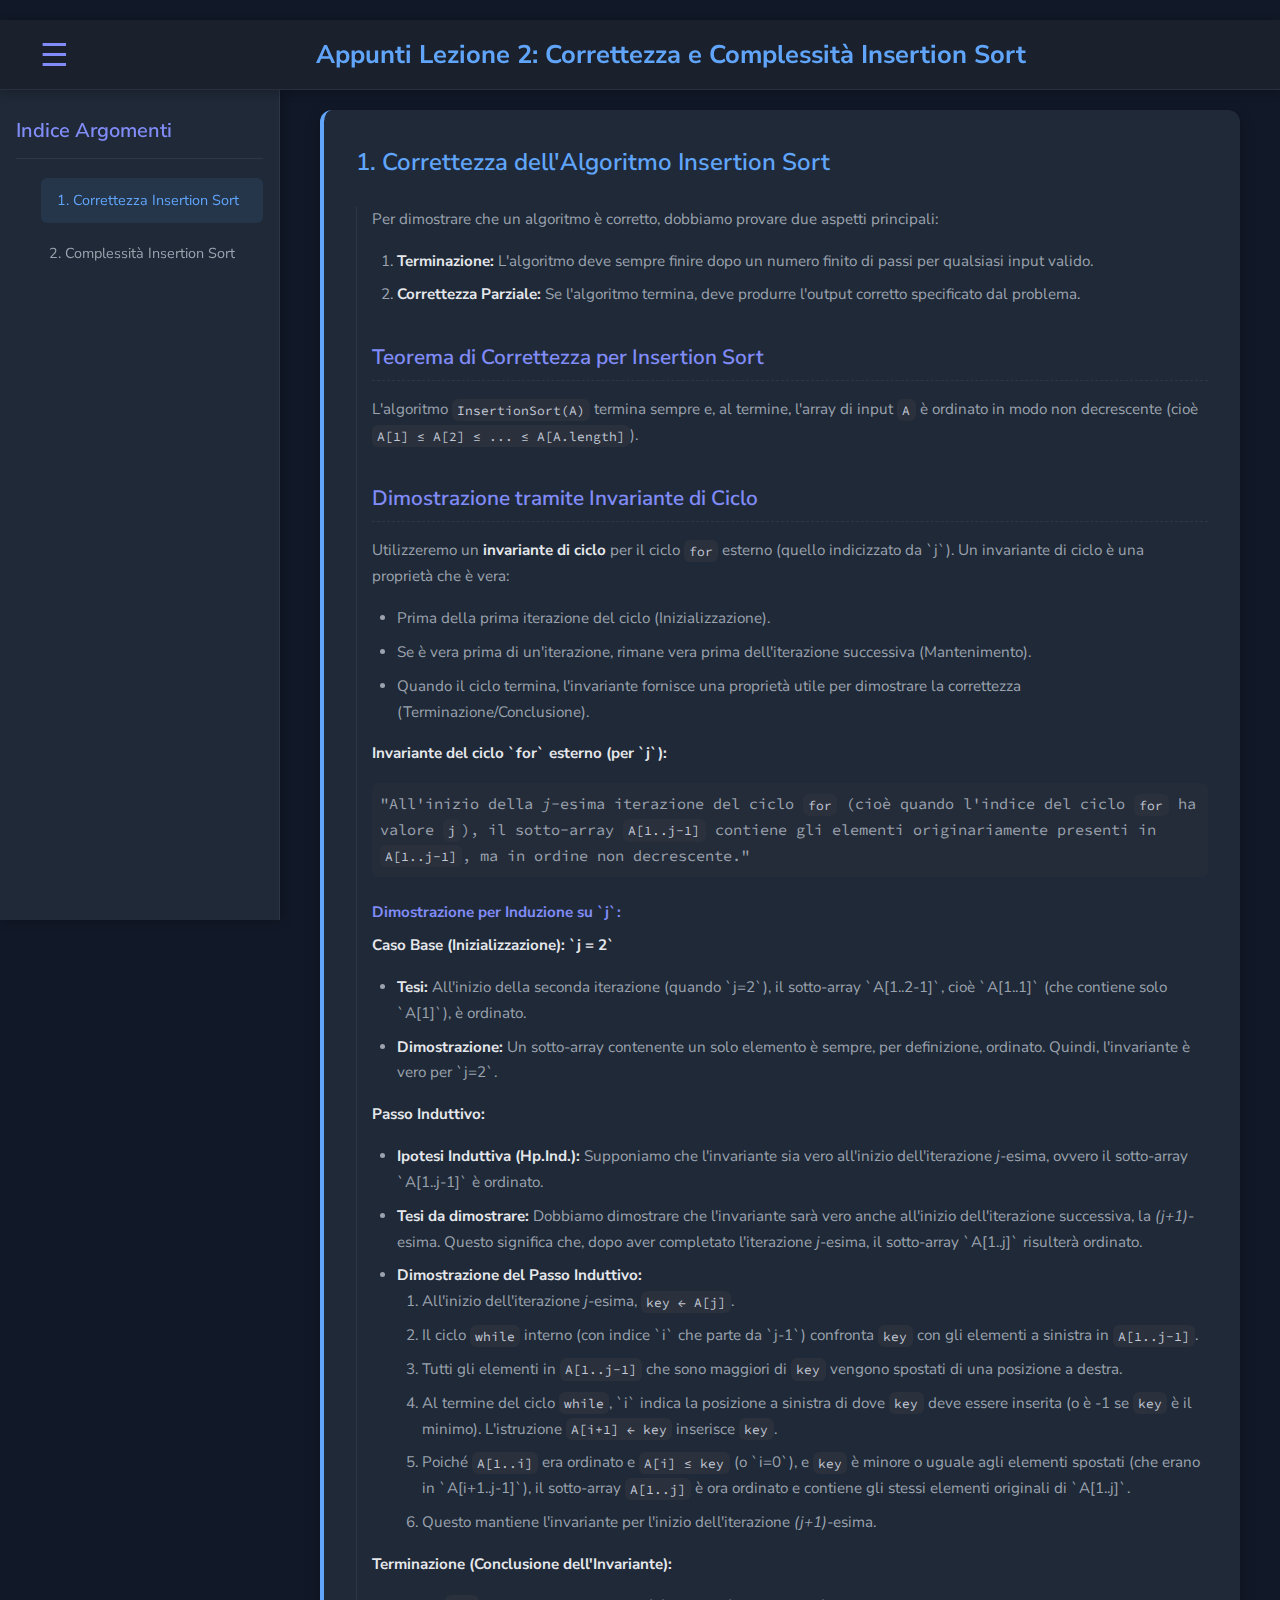
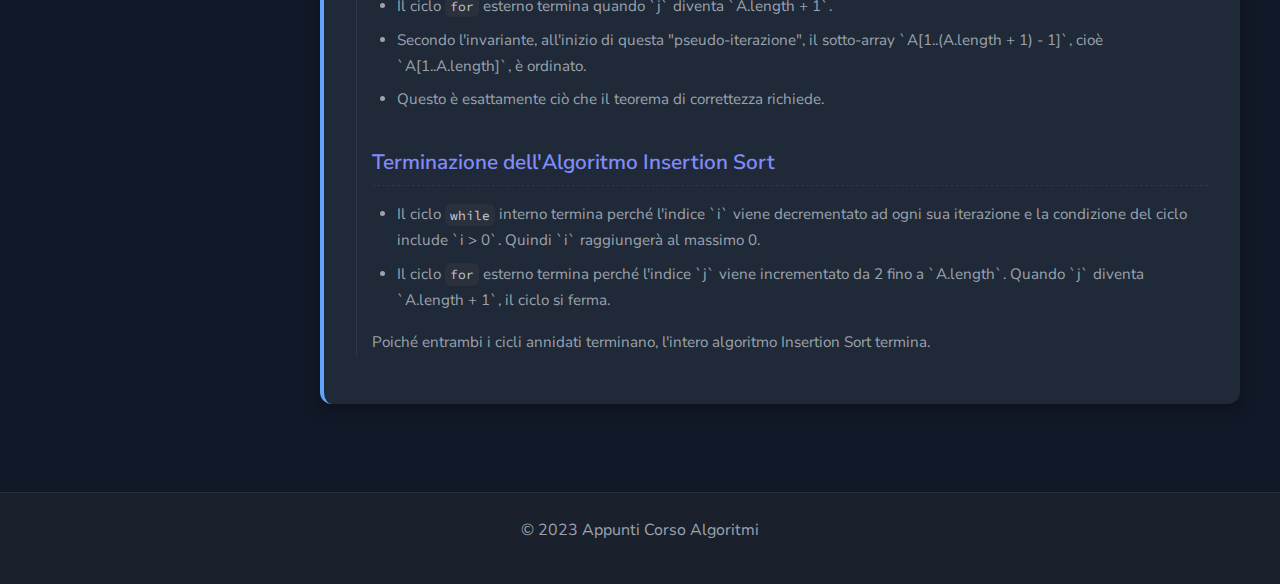
<file: ASD/lezione2/lezione2.html>
<!DOCTYPE html>
<html lang="it">
<head>
    <meta charset="UTF-8">
    <meta name="viewport" content="width=device-width, initial-scale=1.0">
    <title>Appunti Lezione 2: Correttezza e Complessità Insertion Sort</title>
    <link href="https://fonts.googleapis.com/css2?family=Nunito+Sans:wght@300;400;600;700&family=Source+Code+Pro:wght@400;500&display=swap" rel="stylesheet">
    <style>
        :root {
            --bg-deep-space: #111827;
            --bg-card: #1f2937;
            --bg-header: #1A202C;
            --text-primary: #e5e7eb;
            --text-secondary: #9ca3af;
            --accent-primary: #60a5fa;
            --accent-secondary: #818cf8; /* Usato per i titoli delle sotto-sezioni della dimostrazione */
            --code-bg: #2a303c;
            --code-text: #c3c9d6;
            --border-soft: rgba(107, 114, 128, 0.2);
            --shadow-soft: rgba(0, 0, 0, 0.25);
            --font-main: 'Nunito Sans', sans-serif;
            --font-code: 'Source Code Pro', monospace;
            --sidebar-width: 280px;
            --header-height: 70px;
            --border-radius-main: 12px;
            --border-radius-small: 6px;
        }

        * {
            margin: 0;
            padding: 0;
            box-sizing: border-box;
        }

        html {
            scroll-behavior: smooth;
        }

        body {
            font-family: var(--font-main);
            line-height: 1.7;
            color: var(--text-primary);
            background-color: var(--bg-deep-space);
            display: flex;
            flex-direction: column;
            min-height: 100vh;
            transition: margin-left 0.3s ease-in-out;
        }

        header {
            background-color: var(--bg-header);
            color: var(--text-primary);
            padding: 0 2rem;
            height: var(--header-height);
            display: flex;
            align-items: center;
            justify-content: space-between;
            box-shadow: 0 2px 10px var(--shadow-soft);
            border-bottom: 1px solid var(--border-soft);
            position: sticky;
            top: 0;
            z-index: 1000;
        }

        header h1 {
            font-size: 1.6rem;
            font-weight: 700;
            margin: 0;
            color: var(--accent-primary);
        }

        .hamburger-menu {
            display: block;
            font-size: 2rem;
            color: var(--accent-secondary);
            background: none;
            border: none;
            cursor: pointer;
            padding: 0.5rem;
            margin-right: 1rem;
        }
        .hamburger-menu:hover {
            color: var(--text-primary);
        }

        #sidebar {
            background-color: var(--bg-card);
            color: var(--text-primary);
            padding: 1.5rem 1rem;
            width: var(--sidebar-width);
            position: fixed;
            top: var(--header-height);
            left: 0;
            height: calc(100% - var(--header-height));
            overflow-y: auto;
            box-shadow: 2px 0 10px var(--shadow-soft);
            border-right: 1px solid var(--border-soft);
            z-index: 900;
            transform: translateX(0);
            transition: transform 0.3s ease-in-out;
        }

        #sidebar.hidden {
            transform: translateX(calc(-1 * var(--sidebar-width)));
        }

        #sidebar h2 {
            font-size: 1.25rem;
            margin-bottom: 1.2rem;
            border-bottom: 1px solid var(--border-soft);
            padding-bottom: 0.6rem;
            color: var(--accent-secondary);
            font-weight: 600;
        }

        #sidebar ul {
            list-style: none;
        }

        #sidebar ul li a {
            display: block;
            color: var(--text-secondary);
            text-decoration: none;
            padding: 0.65rem 0.5rem;
            transition: background-color 0.2s ease, color 0.2s ease, padding-left 0.2s ease;
            border-radius: var(--border-radius-small);
            font-size: 0.9rem;
        }

        #sidebar ul li a:hover, #sidebar ul li a.active-link {
            background-color: rgba(96, 165, 250, 0.1);
            color: var(--accent-primary);
            padding-left: 1rem;
        }

        main {
            flex: 1;
            margin-left: var(--sidebar-width);
            padding: 2.5rem;
            transition: margin-left 0.3s ease-in-out;
        }
        
        body.sidebar-hidden main {
            margin-left: 0;
        }

        article {
            margin-bottom: 3rem;
            padding: 2rem;
            background-color: var(--bg-card);
            border-left: 4px solid var(--accent-primary);
            border-radius: var(--border-radius-main);
            box-shadow: 0 5px 15px var(--shadow-soft);
            display: none; 
        }
        article.active-section {
            display: block; 
        }

        .section-title {
            font-size: 1.5rem;
            color: var(--accent-primary);
            margin-bottom: 1.5rem;
            font-weight: 600;
        }
        
        .subsection-title {
            font-size: 1.3rem;
            color: var(--accent-secondary);
            margin-top: 2rem;
            margin-bottom: 1rem;
            font-weight: 600;
            padding-bottom: 0.3rem;
            border-bottom: 1px dashed var(--border-soft);
        }


        .section-content {
            padding-left: 15px;
            border-left: 1px solid var(--border-soft);
            font-size: 0.95rem;
        }

        p, .math-notation {
            margin-bottom: 1rem;
            color: var(--text-secondary);
        }
        .math-notation {
            font-family: var(--font-code); /* Per una migliore resa delle formule testuali */
            background-color: rgba(42, 48, 60, 0.5);
            padding: 0.5rem;
            border-radius: var(--border-radius-small);
            display: block; /* Per occupare tutta la larghezza e avere padding */
            white-space: pre-wrap; /* Per andare a capo correttamente */
        }

        ul, ol {
            margin-left: 25px;
            margin-bottom: 1rem;
            color: var(--text-secondary);
        }

        li {
            margin-bottom: 0.5rem;
        }

        strong {
            font-weight: 700;
            color: var(--text-primary);
        }

        code, pre {
            font-family: var(--font-code);
        }

        code {
            background-color: var(--code-bg);
            color: var(--code-text);
            padding: 0.2em 0.4em;
            border-radius: var(--border-radius-small);
            font-size: 0.85em;
        }

        pre {
            background-color: var(--code-bg);
            color: var(--code-text);
            padding: 1.2rem;
            border-radius: var(--border-radius-small);
            overflow-x: auto;
            margin-bottom: 1.5rem;
            font-size: 0.9em;
            line-height: 1.6;
            border: 1px solid var(--border-soft);
        }

        pre code {
            background-color: transparent;
            padding: 0;
            font-size: inherit;
            color: inherit;
        }

        table.complexity-table {
            width: 100%;
            border-collapse: collapse;
            margin-bottom: 1.5rem;
            font-size: 0.9em;
        }
        .complexity-table th, .complexity-table td {
            border: 1px solid var(--border-soft);
            padding: 0.75rem;
            text-align: left;
            color: var(--text-secondary);
        }
        .complexity-table th {
            background-color: var(--code-bg);
            color: var(--text-primary);
            font-weight: 600;
        }
        .complexity-table tr:nth-child(even) {
            background-color: rgba(42, 48, 60, 0.3);
        }


        footer {
            text-align: center;
            padding: 1.5rem;
            background-color: var(--bg-header);
            color: var(--text-secondary);
            margin-top: auto;
            border-top: 1px solid var(--border-soft);
        }
        
        .overlay {
            display: none;
            position: fixed;
            top: 0;
            left: 0;
            width: 100%;
            height: 100%;
            background-color: rgba(17, 24, 39, 0.7);
            backdrop-filter: blur(4px);
            -webkit-backdrop-filter: blur(4px);
            z-index: 950;
        }
        body.sidebar-overlay-active .overlay {
            display: block;
        }

        ::-webkit-scrollbar {
            width: 8px;
            height: 8px;
        }
        ::-webkit-scrollbar-track {
            background: var(--bg-deep-space);
        }
        ::-webkit-scrollbar-thumb {
            background-color: var(--accent-secondary);
            border-radius: 10px;
            border: 2px solid var(--bg-deep-space);
        }
        ::-webkit-scrollbar-thumb:hover {
            background-color: var(--accent-primary);
        }

        @media (max-width: 992px) {
            .hamburger-menu { display: block; }
            #sidebar {
                transform: translateX(calc(-1 * var(--sidebar-width)));
                top: 0; 
                height: 100vh;
                padding-top: 1.5rem;
                z-index: 1100;
                border-right: none;
            }
            #sidebar.open { transform: translateX(0); }
            main { margin-left: 0 !important; }
        }

        @media (min-width: 993px) {
            body:not(.sidebar-hidden) main { margin-left: var(--sidebar-width); }
            body.sidebar-hidden main { margin-left: 0; }
            #sidebar { transform: translateX(0); }
            #sidebar.hidden { transform: translateX(calc(-1 * var(--sidebar-width))); }
            .overlay { display: none !important; }
        }

        @media (max-width: 768px) {
            header h1 { font-size: 1.3rem; }
            main { padding: 2rem 1rem; }
            .section-title { font-size: 1.35rem; }
            article { padding: 1.5rem; }
            .complexity-table { font-size: 0.8em; }
            .complexity-table th, .complexity-table td { padding: 0.5rem; }
        }
    </style>
</head>
<body>
    <div class="overlay"></div>
    <header>
        <button class="hamburger-menu" id="hamburger-btn">☰</button>
        <h1>Appunti Lezione 2: Correttezza e Complessità Insertion Sort</h1>
        <div></div>
    </header>

    <nav id="sidebar">
        <h2>Indice Argomenti</h2>
        <ul>
            <li><a href="#correttezza-insertion-sort" class="sidebar-link">1. Correttezza Insertion Sort</a></li>
            <li><a href="#complessita-insertion-sort" class="sidebar-link">2. Complessità Insertion Sort</a></li>
        </ul>
    </nav>

    <main>
        <article id="correttezza-insertion-sort" class="content-section">
            <h2 class="section-title">1. Correttezza dell'Algoritmo Insertion Sort</h2>
            <div class="section-content">
                <p>Per dimostrare che un algoritmo è corretto, dobbiamo provare due aspetti principali:</p>
                <ol>
                    <li><strong>Terminazione:</strong> L'algoritmo deve sempre finire dopo un numero finito di passi per qualsiasi input valido.</li>
                    <li><strong>Correttezza Parziale:</strong> Se l'algoritmo termina, deve produrre l'output corretto specificato dal problema.</li>
                </ol>

                <h3 class="subsection-title">Teorema di Correttezza per Insertion Sort</h3>
                <p>L'algoritmo <code>InsertionSort(A)</code> termina sempre e, al termine, l'array di input <code>A</code> è ordinato in modo non decrescente (cioè <code>A[1] ≤ A[2] ≤ ... ≤ A[A.length]</code>).</p>
                
                <h3 class="subsection-title">Dimostrazione tramite Invariante di Ciclo</h3>
                <p>Utilizzeremo un <strong>invariante di ciclo</strong> per il ciclo <code>for</code> esterno (quello indicizzato da `j`). Un invariante di ciclo è una proprietà che è vera:</p>
                <ul>
                    <li>Prima della prima iterazione del ciclo (Inizializzazione).</li>
                    <li>Se è vera prima di un'iterazione, rimane vera prima dell'iterazione successiva (Mantenimento).</li>
                    <li>Quando il ciclo termina, l'invariante fornisce una proprietà utile per dimostrare la correttezza (Terminazione/Conclusione).</li>
                </ul>

                <p><strong>Invariante del ciclo `for` esterno (per `j`):</strong></p>
                <p class="math-notation">"All'inizio della <em>j</em>-esima iterazione del ciclo <code>for</code> (cioè quando l'indice del ciclo <code>for</code> ha valore <code>j</code>), il sotto-array <code>A[1..j-1]</code> contiene gli elementi originariamente presenti in <code>A[1..j-1]</code>, ma in ordine non decrescente."</p>

                <h4 style="color: var(--accent-secondary); margin-top:1.5em; margin-bottom:0.5em;">Dimostrazione per Induzione su `j`:</h4>
                <p><strong>Caso Base (Inizializzazione): `j = 2`</strong></p>
                <ul>
                    <li><strong>Tesi:</strong> All'inizio della seconda iterazione (quando `j=2`), il sotto-array `A[1..2-1]`, cioè `A[1..1]` (che contiene solo `A[1]`), è ordinato.</li>
                    <li><strong>Dimostrazione:</strong> Un sotto-array contenente un solo elemento è sempre, per definizione, ordinato. Quindi, l'invariante è vero per `j=2`.</li>
                </ul>

                <p><strong>Passo Induttivo:</strong></p>
                <ul>
                    <li><strong>Ipotesi Induttiva (Hp.Ind.):</strong> Supponiamo che l'invariante sia vero all'inizio dell'iterazione <em>j</em>-esima, ovvero il sotto-array `A[1..j-1]` è ordinato.</li>
                    <li><strong>Tesi da dimostrare:</strong> Dobbiamo dimostrare che l'invariante sarà vero anche all'inizio dell'iterazione successiva, la <em>(j+1)</em>-esima. Questo significa che, dopo aver completato l'iterazione <em>j</em>-esima, il sotto-array `A[1..j]` risulterà ordinato.</li>
                    <li><strong>Dimostrazione del Passo Induttivo:</strong>
                        <ol>
                            <li>All'inizio dell'iterazione <em>j</em>-esima, <code>key ← A[j]</code>.</li>
                            <li>Il ciclo <code>while</code> interno (con indice `i` che parte da `j-1`) confronta <code>key</code> con gli elementi a sinistra in <code>A[1..j-1]</code>.</li>
                            <li>Tutti gli elementi in <code>A[1..j-1]</code> che sono maggiori di <code>key</code> vengono spostati di una posizione a destra.</li>
                            <li>Al termine del ciclo <code>while</code>, `i` indica la posizione a sinistra di dove <code>key</code> deve essere inserita (o è -1 se <code>key</code> è il minimo). L'istruzione <code>A[i+1] ← key</code> inserisce <code>key</code>.</li>
                            <li>Poiché <code>A[1..i]</code> era ordinato e <code>A[i] ≤ key</code> (o `i=0`), e <code>key</code> è minore o uguale agli elementi spostati (che erano in `A[i+1..j-1]`), il sotto-array <code>A[1..j]</code> è ora ordinato e contiene gli stessi elementi originali di `A[1..j]`.</li>
                            <li>Questo mantiene l'invariante per l'inizio dell'iterazione <em>(j+1)</em>-esima.</li>
                        </ol>
                    </li>
                </ul>

                <p><strong>Terminazione (Conclusione dell'Invariante):</strong></p>
                <ul>
                    <li>Il ciclo <code>for</code> esterno termina quando `j` diventa `A.length + 1`.</li>
                    <li>Secondo l'invariante, all'inizio di questa "pseudo-iterazione", il sotto-array `A[1..(A.length + 1) - 1]`, cioè `A[1..A.length]`, è ordinato.</li>
                    <li>Questo è esattamente ciò che il teorema di correttezza richiede.</li>
                </ul>

                <h3 class="subsection-title">Terminazione dell'Algoritmo Insertion Sort</h3>
                <ul>
                    <li>Il ciclo <code>while</code> interno termina perché l'indice `i` viene decrementato ad ogni sua iterazione e la condizione del ciclo include `i > 0`. Quindi `i` raggiungerà al massimo 0.</li>
                    <li>Il ciclo <code>for</code> esterno termina perché l'indice `j` viene incrementato da 2 fino a `A.length`. Quando `j` diventa `A.length + 1`, il ciclo si ferma.</li>
                </ul>
                <p>Poiché entrambi i cicli annidati terminano, l'intero algoritmo Insertion Sort termina.</p>
            </div>
        </article>

        <article id="complessita-insertion-sort" class="content-section">
            <h2 class="section-title">2. Analisi di Complessità dell'Algoritmo Insertion Sort</h2>
            <div class="section-content">
                <h3 class="subsection-title">Risorse Computazionali</h3>
                <p>Valutiamo gli algoritmi principalmente in base a due risorse:</p>
                <ul>
                    <li><strong>Spazio:</strong>
                        <ul>
                            <li><strong>In-place:</strong> Un algoritmo è in-place se modifica la struttura dati di input direttamente, usando solo una quantità di spazio di memoria aggiuntivo costante (indipendente dalla dimensione dell'input).</li>
                            <li><strong>Insertion Sort è in-place.</strong></li>
                        </ul>
                    </li>
                    <li><strong>Tempo:</strong> Il tempo di esecuzione.</li>
                </ul>

                <h3 class="subsection-title">Criterio di Costo Uniforme</h3>
                <p>Assumiamo che ogni operazione di base (elementare) abbia un costo costante, indicato genericamente con `c` (o `cᵢ` per l'istruzione i-esima). Le operazioni di base includono assegnamenti, confronti, operazioni aritmetiche semplici, accesso a elementi di array, incrementi/decrementi.</p>

                <h3 class="subsection-title">Analisi del Tempo di Esecuzione di Insertion Sort</h3>
                <p>Indichiamo con <code>n = A.length</code>. La funzione di costo <code>T(n)</code> è la somma dei costi di ogni istruzione moltiplicata per il numero di volte che viene eseguita.</p>
                
                <table class="complexity-table">
                    <thead>
                        <tr>
                            <th>Istruzione (Pseudo-codice)</th>
                            <th>Costo</th>
                            <th>Numero di Esecuzioni</th>
                        </tr>
                    </thead>
                    <tbody>
                        <tr>
                            <td><code>for j ← 2 to n</code></td>
                            <td>c₁</td>
                            <td>n volte (testa n+1, ma entra n-1 volte + 1 uscita)</td>
                        </tr>
                        <tr>
                            <td><code>    key ← A[j]</code></td>
                            <td>c₂</td>
                            <td>n - 1 volte</td>
                        </tr>
                        <tr>
                            <td><code>    i ← j - 1</code></td>
                            <td>c₃</td>
                            <td>n - 1 volte</td>
                        </tr>
                        <tr>
                            <td><code>    while (i > 0 and A[i] > key) do</code></td>
                            <td>c₄</td>
                            <td>Σ<sub>j=2..n</sub> t<sub>j</sub></td>
                        </tr>
                        <tr>
                            <td><code>        A[i+1] ← A[i]</code></td>
                            <td>c₅</td>
                            <td>Σ<sub>j=2..n</sub> (t<sub>j</sub> - 1)</td>
                        </tr>
                        <tr>
                            <td><code>        i ← i - 1</code></td>
                            <td>c₆</td>
                            <td>Σ<sub>j=2..n</sub> (t<sub>j</sub> - 1)</td>
                        </tr>
                        <tr>
                            <td><code>    A[i+1] ← key</code></td>
                            <td>c₇</td>
                            <td>n - 1 volte</td>
                        </tr>
                    </tbody>
                </table>
                <p>Dove <strong>t<sub>j</sub></strong> è il numero di volte che il test della condizione del ciclo <code>while</code> viene eseguito per un dato valore di `j`.</p>

                <h4 style="color: var(--accent-secondary); margin-top:1.5em; margin-bottom:0.5em;">Caso Ottimo (Best Case)</h4>
                <p>L'array è già ordinato. La condizione <code>A[i] > key</code> del <code>while</code> è sempre falsa al primo controllo. Quindi, <strong>t<sub>j</sub> = 1</strong> per ogni `j`.</p>
                <p class="math-notation">T<sub>ottimo</sub>(n) = c₁n + c₂(n-1) + c₃(n-1) + c₄(n-1) + c₅(0) + c₆(0) + c₇(n-1)<br>
                T<sub>ottimo</sub>(n) = (c₁ + c₂ + c₃ + c₄ + c₇)n - (c₂ + c₃ + c₄ + c₇)<br>
                Questa è una funzione lineare del tipo <code>an + b</code>. Asintoticamente: <strong>Θ(n)</strong>.</p>

                <h4 style="color: var(--accent-secondary); margin-top:1.5em; margin-bottom:0.5em;">Caso Pessimo (Worst Case)</h4>
                <p>L'array è ordinato in ordine inverso. La <code>key</code> è sempre più piccola di tutti gli elementi precedenti. Il ciclo <code>while</code> scorre tutti gli elementi fino all'inizio. Quindi, <strong>t<sub>j</sub> = j</strong>.</p>
                <p>Dobbiamo calcolare le sommatorie:</p>
                <p class="math-notation">Σ<sub>j=2..n</sub> t<sub>j</sub> = Σ<sub>j=2..n</sub> j = (Σ<sub>j=1..n</sub> j) - 1 = (n(n+1)/2) - 1</p>
                <p class="math-notation">Σ<sub>j=2..n</sub> (t<sub>j</sub> - 1) = Σ<sub>j=2..n</sub> (j-1) = Σ<sub>k=1..n-1</sub> k = (n-1)n/2</p>
                <p>Sostituendo nella formula generale di T(n), i termini dominanti saranno quelli con n².</p>
                <p class="math-notation">T<sub>pessimo</sub>(n) è una funzione quadratica del tipo <code>an² + bn + c</code>. Asintoticamente: <strong>Θ(n²)</strong>.</p>

                <h4 style="color: var(--accent-secondary); margin-top:1.5em; margin-bottom:0.5em;">Caso Medio (Average Case)</h4>
                <p>Assumendo una distribuzione uniforme degli input (ogni permutazione è equiprobabile), in media la <code>key</code> viene spostata circa a metà della porzione ordinata. Quindi, <strong>t<sub>j</sub> ≈ j/2</strong>.</p>
                <p>Anche in questo caso, la complessità risultante è quadratica. Asintoticamente: <strong>Θ(n²)</strong>.</p>
                
                <h3 class="subsection-title">Conclusione sull'Analisi di Insertion Sort</h3>
                <ul>
                    <li><strong>Spazio:</strong> Θ(1) (in-place).</li>
                    <li><strong>Tempo:</strong>
                        <ul>
                            <li>Caso Ottimo: Θ(n)</li>
                            <li>Caso Pessimo: Θ(n²)</li>
                            <li>Caso Medio: Θ(n²)</li>
                        </ul>
                    </li>
                </ul>
                <p>Insertion Sort è efficiente per input piccoli o quasi ordinati, ma la sua complessità quadratica lo rende meno adatto per grandi set di dati disordinati.</p>
            </div>
        </article>
    </main>

    <footer>
        <p>© 2023 Appunti Corso Algoritmi</p>
    </footer>

    <script>
        document.addEventListener('DOMContentLoaded', function () {
            const allContentSections = document.querySelectorAll('.content-section');
            const headerElement = document.querySelector('header');
            let headerHeight = headerElement ? headerElement.offsetHeight : 70;

            const sidebar = document.getElementById('sidebar');
            const hamburgerBtn = document.getElementById('hamburger-btn');
            const overlay = document.querySelector('.overlay');
            const body = document.body;
            const sidebarLinks = document.querySelectorAll('#sidebar a.sidebar-link');


            function adjustLayoutForSidebar() {
                if (headerElement) { headerHeight = headerElement.offsetHeight; }
                if (window.innerWidth > 992) {
                    sidebar.style.top = headerHeight + 'px';
                    sidebar.style.height = `calc(100% - ${headerHeight}px)`;
                    if (sidebar.classList.contains('hidden-desktop-explicit')) {
                        body.classList.add('sidebar-hidden');
                    } else {
                        body.classList.remove('sidebar-hidden');
                        sidebar.classList.remove('hidden');
                    }
                    body.classList.remove('sidebar-overlay-active');
                    if(overlay) overlay.style.display = 'none';
                } else {
                    sidebar.style.top = '0';
                    sidebar.style.height = '100vh';
                    body.classList.add('sidebar-hidden'); 
                    if (sidebar.classList.contains('open')) {
                        body.classList.add('sidebar-overlay-active');
                        if(overlay) overlay.style.display = 'block';
                    } else {
                        sidebar.classList.add('hidden'); 
                        body.classList.remove('sidebar-overlay-active');
                        if(overlay) overlay.style.display = 'none';
                    }
                }
            }
            
            window.addEventListener('resize', adjustLayoutForSidebar);

            if (hamburgerBtn) {
                hamburgerBtn.addEventListener('click', () => {
                    const sidebarIsCurrentlyHiddenOrNotOpen = sidebar.classList.contains('hidden') || !sidebar.classList.contains('open');
                    
                    sidebar.classList.toggle('hidden', !sidebarIsCurrentlyHiddenOrNotOpen);
                    sidebar.classList.toggle('open', sidebarIsCurrentlyHiddenOrNotOpen);

                    if (window.innerWidth > 992) {
                        body.classList.toggle('sidebar-hidden', !sidebarIsCurrentlyHiddenOrNotOpen);
                        if (sidebar.classList.contains('hidden')) {
                            sidebar.classList.add('hidden-desktop-explicit');
                        } else {
                            sidebar.classList.remove('hidden-desktop-explicit');
                        }
                    } else {
                         body.classList.toggle('sidebar-overlay-active', sidebarIsCurrentlyHiddenOrNotOpen);
                         if(overlay) overlay.style.display = sidebarIsCurrentlyHiddenOrNotOpen ? 'block' : 'none';
                    }
                });
            }

            if (overlay) {
                overlay.addEventListener('click', () => {
                    sidebar.classList.add('hidden');
                    sidebar.classList.remove('open');
                    body.classList.remove('sidebar-overlay-active');
                    if(overlay) overlay.style.display = 'none';
                     if (window.innerWidth > 992) {
                        body.classList.add('sidebar-hidden');
                        sidebar.classList.add('hidden-desktop-explicit');
                    }
                });
            }

            function showSection(targetId, smoothScroll = true) {
                allContentSections.forEach(s => {
                    s.classList.remove('active-section');
                    s.style.display = 'none';
                });
                const targetSection = document.getElementById(targetId);
                if (targetSection) {
                    targetSection.classList.add('active-section');
                    targetSection.style.display = 'block';

                    if (smoothScroll) {
                        const targetPosition = targetSection.offsetTop - headerHeight - 20;
                        window.scrollTo({
                            top: targetPosition,
                            behavior: "smooth"
                        });
                    }
                }
            }
            
            sidebarLinks.forEach(anchor => {
                anchor.addEventListener('click', function (e) {
                    e.preventDefault();
                    const targetId = this.getAttribute('href').substring(1);
                    
                    sidebarLinks.forEach(link => link.classList.remove('active-link'));
                    this.classList.add('active-link');

                    showSection(targetId);
                    history.pushState(null, null, `#${targetId}`);

                    if (window.innerWidth <= 992) {
                        sidebar.classList.add('hidden');
                        sidebar.classList.remove('open');
                        body.classList.remove('sidebar-overlay-active');
                        if(overlay) overlay.style.display = 'none';
                    }
                });
            });
            
            function setActiveSidebarLinkOnScroll() {
                let currentSectionId = "";
                const visibleSections = Array.from(allContentSections).filter(s => s.style.display === 'block');
                
                if (visibleSections.length === 1) {
                    currentSectionId = visibleSections[0].id;
                } else { 
                    for (let i = allContentSections.length - 1; i >= 0; i--) {
                        const section = allContentSections[i];
                        const sectionTop = section.offsetTop - headerHeight - (window.innerHeight * 0.3);
                        if (window.pageYOffset >= sectionTop) {
                            currentSectionId = section.id;
                            break; 
                        }
                    }
                }
                
                if (!currentSectionId && window.location.hash) {
                    currentSectionId = window.location.hash.substring(1);
                } else if (!currentSectionId && allContentSections.length > 0) {
                     const firstActive = document.querySelector('.content-section.active-section');
                     if (firstActive) {
                         currentSectionId = firstActive.id;
                     } else if (document.querySelector('#sidebar a.sidebar-link')) {
                        currentSectionId = document.querySelector('#sidebar a.sidebar-link').getAttribute('href').substring(1);
                     }
                }

                sidebarLinks.forEach(link => {
                    link.classList.remove('active-link');
                    if (link.getAttribute('href') === `#${currentSectionId}`) {
                        link.classList.add('active-link');
                    }
                });
            }
            window.addEventListener('scroll', setActiveSidebarLinkOnScroll);

            if (window.location.hash) {
                const targetId = window.location.hash.substring(1);
                const targetElement = document.getElementById(targetId);
                if (targetElement && Array.from(allContentSections).includes(targetElement)) {
                     showSection(targetId, false);
                     setTimeout(() => {
                        const targetPosition = targetElement.offsetTop - headerHeight - 20;
                        window.scrollTo({ top: targetPosition, behavior: "auto" });
                        document.querySelector(`#sidebar a[href="${window.location.hash}"]`)?.classList.add('active-link');
                    }, 0);
                } else if (allContentSections.length > 0) {
                    const firstSectionId = allContentSections[0].id;
                    showSection(firstSectionId);
                    document.querySelector(`#sidebar a[href="#${firstSectionId}"]`)?.classList.add('active-link');
                }
            } else if (allContentSections.length > 0) {
                const firstSectionId = allContentSections[0].id;
                showSection(firstSectionId);
                document.querySelector(`#sidebar a[href="#${firstSectionId}"]`)?.classList.add('active-link');
            }
            
            adjustLayoutForSidebar();
            if (window.innerWidth > 992) {
                 if (localStorage.getItem('sidebarState') === 'hidden') {
                    sidebar.classList.add('hidden', 'hidden-desktop-explicit');
                    body.classList.add('sidebar-hidden');
                } else { 
                    sidebar.classList.remove('hidden', 'hidden-desktop-explicit');
                    body.classList.remove('sidebar-hidden');
                }
            } else {
                 sidebar.classList.add('hidden');
            }
        });
    </script>
</body>
</html>
</file>
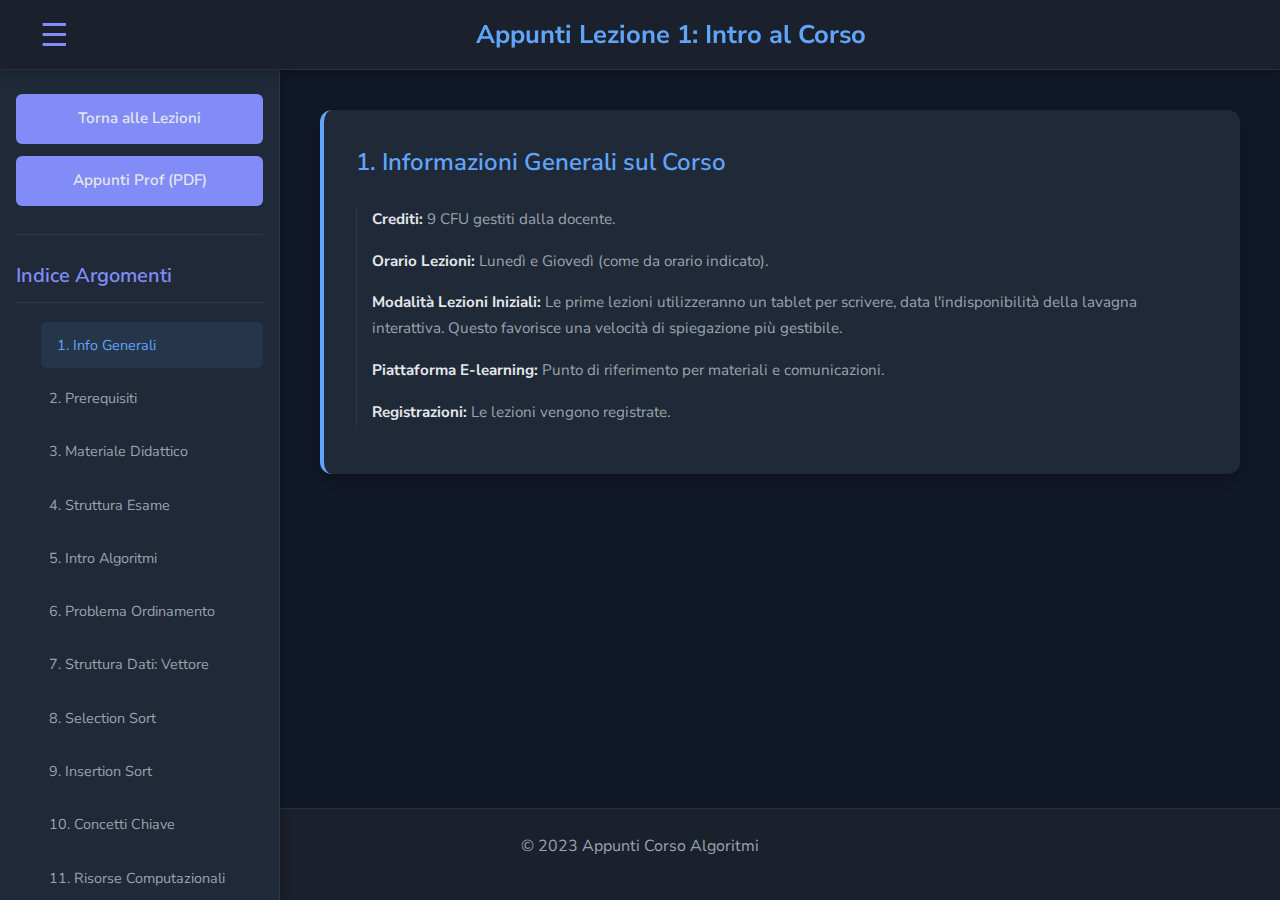
<file: ASD/Lezioni/lezione1/lezione1.html>
<!DOCTYPE html>
<html lang="it">
<head>
    <meta charset="UTF-8">
    <meta name="viewport" content="width=device-width, initial-scale=1.0">
    <title>Appunti Lezione 1</title>
    <link href="https://fonts.googleapis.com/css2?family=Nunito+Sans:wght@300;400;600;700&family=Source+Code+Pro:wght@400;500&display=swap" rel="stylesheet">
    <link rel="stylesheet" href="../../assets/css/common.css">
</head>
<body data-pdf-path="Nota 28 set 2020 (2).pdf">
    <div class="overlay"></div>
    <header>
        <button class="hamburger-menu" id="hamburger-btn">☰</button>
        <h1>Appunti Lezione 1: Intro al Corso</h1>
        <div></div>
    </header>

    <nav id="sidebar">
        <div class="sidebar-actions">
            <a href="../../ASD_home.html" class="sidebar-action-button" id="lezioni-home-btn">Torna alle Lezioni</a>
            <a href="#" class="sidebar-action-button" id="appunti-prof-btn" target="_blank" rel="noopener noreferrer">Appunti Prof (PDF)</a>
        </div>
        <h2>Indice Argomenti</h2>
        <ul>
            <li><a href="#info-generali" class="sidebar-link">1. Info Generali</a></li>
            <li><a href="#prerequisiti" class="sidebar-link">2. Prerequisiti</a></li>
            <li><a href="#materiale-didattico" class="sidebar-link">3. Materiale Didattico</a></li>
            <li><a href="#esame" class="sidebar-link">4. Struttura Esame</a></li>
            <li><a href="#intro-algoritmi" class="sidebar-link">5. Intro Algoritmi</a></li>
            <li><a href="#ordinamento" class="sidebar-link">6. Problema Ordinamento</a></li>
            <li><a href="#vettore" class="sidebar-link">7. Struttura Dati: Vettore</a></li>
            <li><a href="#selection-sort" class="sidebar-link">8. Selection Sort</a></li>
            <li><a href="#insertion-sort" class="sidebar-link">9. Insertion Sort</a></li>
            <!-- Rimossa la sezione 9B della visualizzazione -->
            <li><a href="#concetti-chiave" class="sidebar-link">10. Concetti Chiave</a></li>
            <li><a href="#risorse-computazionali" class="sidebar-link">11. Risorse Computazionali</a></li>
        </ul>
    </nav>

    <main>
        <article id="info-generali" class="content-section">
            <h2 class="section-title">1. Informazioni Generali sul Corso</h2>
            <div class="section-content">
                <p><strong>Crediti:</strong> 9 CFU gestiti dalla docente.</p>
                <p><strong>Orario Lezioni:</strong> Lunedì e Giovedì (come da orario indicato).</p>
                <p><strong>Modalità Lezioni Iniziali:</strong> Le prime lezioni utilizzeranno un tablet per scrivere, data l'indisponibilità della lavagna interattiva. Questo favorisce una velocità di spiegazione più gestibile.</p>
                <p><strong>Piattaforma E-learning:</strong> Punto di riferimento per materiali e comunicazioni.</p>
                <p><strong>Registrazioni:</strong> Le lezioni vengono registrate.</p>
            </div>
        </article>

        <article id="prerequisiti" class="content-section">
            <h2 class="section-title">2. Prerequisiti</h2>
            <div class="section-content">
                <p><strong>Formale (bloccante):</strong> Superamento dell'esame di Programmazione del primo anno (blocco ESSE3).</p>
                <p><strong>Sostanziale (fortemente consigliato):</strong></p>
                <ul>
                    <li>Solida comprensione dei concetti di programmazione.</li>
                    <li>Conoscenze di Analisi Matematica 1.</li>
                    <li>Conoscenze di Matematica Discreta (per informatici) o Algebra Lineare (per BW).</li>
                </ul>
            </div>
        </article>

        <article id="materiale-didattico" class="content-section">
            <h2 class="section-title">3. Testo di Riferimento e Materiale Didattico</h2>
            <div class="section-content">
                <p><strong>Testo Principale:</strong> "Introduzione agli Algoritmi" di T. H. Cormen, C. E. Leiserson, R. L. Rivest, C. Stein (CLRS). Qualsiasi edizione, preferibilmente recente. Disponibile in italiano e inglese.</p>
                <p><strong>Materiale su E-learning:</strong></p>
                <ul>
                    <li>Elenco argomenti svolti.</li>
                    <li>Materiale di laboratorio (Prof. Puppis).</li>
                    <li>Quiz di autovalutazione.</li>
                    <li>Link a risorse esterne (es. lezioni MIT OpenCourseWare del Prof. Leiserson).</li>
                </ul>
                <p><em>Nota: Non verranno usate slide per le lezioni frontali.</em></p>
            </div>
        </article>

        <article id="esame" class="content-section">
            <h2 class="section-title">4. Struttura e Modalità d'Esame</h2>
            <div class="section-content">
                <p>L'esame è composto da tre parti:</p>
                <ol>
                    <li><strong>Prova Scritta:</strong> Probabilmente online.</li>
                    <li><strong>Prova Orale:</strong> Obbligatoria per tutti.</li>
                    <li><strong>Prova di Laboratorio:</strong> Da superare <em>prima</em> della prova orale. Consegna progetti anticipata.</li>
                </ol>
                <p><strong>"Compitini":</strong> Due prove intermedie. Superandoli entrambi si può accedere all'orale di Luglio.</p>
                <p><strong>Sessioni d'Esame:</strong></p>
                <ul>
                    <li>Giugno: 1° appello (scritto + orale).</li>
                    <li>Luglio: 2° appello (scritto + orale / orale post-compitini).</li>
                    <li>Settembre: Due appelli (scritto + orale).</li>
                    <li>Gennaio (anno succ.): Ultimo appello A.A. corrente (scritto + orale).</li>
                </ul>
                <p><strong>Importanza del Laboratorio:</strong> Cruciale per la comprensione e l'esito dell'orale.</p>
            </div>
        </article>

        <article id="intro-algoritmi" class="content-section">
            <h2 class="section-title">5. Introduzione agli Algoritmi e Modello di Calcolo</h2>
            <div class="section-content">
                <p><strong>Definizione (Informale):</strong> Un algoritmo è una sequenza finita di istruzioni non ambigue che, eseguite, portano alla soluzione di un problema.</p>
                <p><strong>Modello di Calcolo: Pseudo-codice</strong></p>
                <ul>
                    <li>Descrizione ad alto livello, indipendente dal linguaggio di programmazione.</li>
                    <li>Focus sulla logica dell'algoritmo.</li>
                    <li>Lo studente deve essere in grado di tradurlo in un linguaggio reale.</li>
                    <li>Si possono omettere dettagli come la dichiarazione di tutte le variabili.</li>
                </ul>
            </div>
        </article>

        <article id="ordinamento" class="content-section">
            <h2 class="section-title">6. Il Problema dell'Ordinamento</h2>
            <div class="section-content">
                <p><strong>Input:</strong> Una sequenza (array) di <em>n</em> numeri interi: <code><a₁, a₂, ..., aₙ></code>.</p>
                <p><strong>Output:</strong> Una permutazione (riarrangiamento) <code><a'₁, a'₂, ..., a'ₙ></code> della sequenza di input tale che <code>a'₁ ≤ a'₂ ≤ ... ≤ a'ₙ</code>.</p>
                <p>Alternativamente, una permutazione <code>π</code> degli indici <code>1, ..., n</code> tale che <code>A[π(1)] ≤ A[π(2)] ≤ ... ≤ A[π(n)]</code>.</p>
                <p><strong>Obiettivo:</strong> Ordinare gli elementi in modo non decrescente.</p>
            </div>
        </article>

        <article id="vettore" class="content-section">
            <h2 class="section-title">7. Struttura Dati: Vettore (Array)</h2>
            <div class="section-content">
                <p>Struttura dati base per l'ordinamento e molti algoritmi.</p>
                <p><strong>Caratteristiche:</strong></p>
                <ul>
                    <li><strong>Statica:</strong> Dimensione fissata alla creazione, non modificabile dinamicamente.</li>
                    <li><strong>Omogenea:</strong> Tutti gli elementi dello stesso tipo.</li>
                    <li><strong>Accesso Diretto (o Casuale):</strong> Accesso a qualsiasi elemento in tempo costante tramite indice (elementi in memoria contigua).</li>
                    <li><strong>Lineare/Sequenziale:</strong> Elementi organizzati logicamente in sequenza. Indici da 1 (pseudo-codice CLRS/lezione) o 0 (C/Java).</li>
                </ul>
            </div>
        </article>

        <article id="selection-sort" class="content-section">
            <h2 class="section-title">8. Algoritmo di Ordinamento: Selection Sort</h2>
            <div class="section-content">
                <p><strong>Idea di base:</strong></p>
                <ol>
                    <li>Si itera attraverso l'array. Per ogni posizione <code>i</code> (dalla prima fino alla penultima):</li>
                    <li>Si cerca l'elemento più piccolo (minimo) nella porzione di array non ancora ordinata (da <code>A[i]</code> fino all'ultimo elemento <code>A[n]</code>).</li>
                    <li>Una volta trovato questo minimo, lo si scambia con l'elemento attualmente in posizione <code>i</code>.</li>
                    <li>Dopo questo scambio, l'elemento in posizione <code>i</code> è garantito essere al suo posto corretto e definitivo nell'array ordinato.</li>
                    <li>Si ripete il processo per la posizione successiva <code>i+1</code>, considerando la restante parte dell'array.</li>
                </ol>
                <p><strong>Pseudo-codice (<code>SelectionSort(A)</code>):</strong></p>
                <pre><code class="language-pseudocode">
// A è l'array da ordinare, A.length è la sua lunghezza (n)
// Gli indici dell'array A vanno da 1 a A.length

for i ← 1 to A.length - 1 do
    // Trova l'indice dell'elemento minimo in A[i..A.length]
    min_idx ← i
    for j ← i + 1 to A.length do
        if A[j] < A[min_idx] then
            min_idx ← j
    
    // Scambia A[i] con A[min_idx] se sono diversi
    if min_idx ≠ i then
        scambia A[i] con A[min_idx] 
        // (in pratica: temp ← A[i]; A[i] ← A[min_idx]; A[min_idx] ← temp)
                </code></pre>
                <p><strong>Esempio (vettore: <code><5, 8, 2, 1></code>, n=4):</strong></p>
                <div class="sort-example">
                    <p><strong>Iterazione i=1:</strong></p>
                    <div class="array-step">
                        Array: <code>5 | 8 | 2 | 1</code><br>
                        Cerca il minimo in <code>A[1..4]</code> (cioè in <code>5, 8, 2, 1</code>).<br>
                        Minimo è <code>1</code> (in posizione 4). <code>min_idx = 4</code>.<br>
                        Scambia <code>A[1]</code> (che è 5) con <code>A[4]</code> (che è 1).
                    </div>
                    <p>Risultato: <span class="array-sorted">1</span> | 8 | 2 | 5</p>

                    <p><strong>Iterazione i=2:</strong></p>
                    <div class="array-step">
                        Array: <span class="array-sorted">1</span> | <code>8 | 2 | 5</code><br>
                        Cerca il minimo in <code>A[2..4]</code> (cioè in <code>8, 2, 5</code>).<br>
                        Minimo è <code>2</code> (in posizione 3). <code>min_idx = 3</code>.<br>
                        Scambia <code>A[2]</code> (che è 8) con <code>A[3]</code> (che è 2).
                    </div>
                    <p>Risultato: <span class="array-sorted">1 | 2</span> | 8 | 5</p>

                    <p><strong>Iterazione i=3:</strong> (A.length - 1 = 4 - 1 = 3)</p>
                    <div class="array-step">
                        Array: <span class="array-sorted">1 | 2</span> | <code>8 | 5</code><br>
                        Cerca il minimo in <code>A[3..4]</code> (cioè in <code>8, 5</code>).<br>
                        Minimo è <code>5</code> (in posizione 4). <code>min_idx = 4</code>.<br>
                        Scambia <code>A[3]</code> (che è 8) con <code>A[4]</code> (che è 5).
                    </div>
                    <p>Risultato: <span class="array-sorted">1 | 2 | 5 | 8</span> (Ordinato)</p>
                    <p><em>Il ciclo for esterno termina qui (i va fino a n-1).</em></p>
                </div>
            </div>
        </article>

        <article id="insertion-sort" class="content-section">
            <h2 class="section-title">9. Algoritmo di Ordinamento: Insertion Sort</h2>
            <div class="section-content">
                <p><strong>Idea di base (come ordinare carte da gioco):</strong></p>
                <ol>
                    <li>Il primo elemento <code>A[1]</code> è una sottosequenza ordinata.</li>
                    <li>Considera <code>A[2]</code>. Inseriscilo correttamente rispetto ad <code>A[1]</code>. Ora <code>A[1..2]</code> è ordinato.</li>
                    <li>Considera <code>A[3]</code> (<code>key</code>). Confrontalo con gli elementi di <code>A[1..2]</code> (da destra), spostando a destra gli elementi maggiori della <code>key</code>, fino a trovare la posizione per la <code>key</code>.</li>
                    <li>Ripeti per tutti gli elementi da <code>j=2</code> a <code>j=n</code>.</li>
                </ol>
                <p><strong>Pseudo-codice (<code>InsertionSort(A)</code>):</strong></p>
                <pre><code class="language-pseudocode">
for j ← 2 to A.length
    key ← A[j]
    // Inserisci A[j] nella sequenza ordinata A[1..j-1]
    i ← j - 1
    while (i > 0 and A[i] > key) do
        A[i+1] ← A[i]
        i ← i - 1
    A[i+1] ← key
                </code></pre>
                <p><strong>Esempio (vettore: <code><5, 8, 2, 1></code>):</strong></p>
                <div class="sort-example">
                    <p><strong>Passo 0 (Iniziale):</strong> <span class="array-sorted">5</span> | 8 | 2 | 1</p>
                    <p><strong>j=2, key=8:</strong></p>
                    <div class="array-step">
                        Array: <span class="array-sorted">5</span> <span class="array-key">8</span> | 2 | 1 <br>
                        (i=1, A[1]=5. 5 < 8, il while non parte, A[1+1] ← key)
                    </div>
                    <p>Risultato: <span class="array-sorted">5 | 8</span> | 2 | 1</p>

                    <p><strong>j=3, key=2:</strong></p>
                    <div class="array-step">
                        i=2, A[2]=8. (8 > 2) Sposta 8: <span class="array-sorted">5</span> | _ | <span class="array-current">8</span> | 1. key=<span class="array-key">2</span><br>
                        i=1, A[1]=5. (5 > 2) Sposta 5: <span class="array-sorted">_</span> | <span class="array-current">5</span> | 8 | 1. key=<span class="array-key">2</span><br>
                        i=0. Il while termina. Inserisci key=2 in A[0+1] = A[1].
                    </div>
                    <p>Risultato: <span class="array-sorted">2 | 5 | 8</span> | 1</p>

                    <p><strong>j=4, key=1:</strong></p>
                    <div class="array-step">
                        i=3, A[3]=8. (8 > 1) Sposta 8: <span class="array-sorted">2 | 5</span> | _ | <span class="array-current">8</span>. key=<span class="array-key">1</span><br>
                        i=2, A[2]=5. (5 > 1) Sposta 5: <span class="array-sorted">2</span> | _ | <span class="array-current">5</span> | 8. key=<span class="array-key">1</span><br>
                        i=1, A[1]=2. (2 > 1) Sposta 2: <span class="array-sorted">_</span> | <span class="array-current">2</span> | 5 | 8. key=<span class="array-key">1</span><br>
                        i=0. Il while termina. Inserisci key=1 in A[0+1] = A[1].
                    </div>
                    <p>Risultato: <span class="array-sorted">1 | 2 | 5 | 8</span> (Ordinato)</p>
                </div>
            </div>
        </article>

        <article id="concetti-chiave" class="content-section">
            <h2 class="section-title">10. Concetti Chiave da Sviluppare (Anticipazioni)</h2>
            <div class="section-content">
                <p><strong>Studio di Complessità:</strong> Analisi quantitativa delle risorse (tempo, spazio) richieste da un algoritmo in funzione della dimensione dell'input. Si userà la notazione asintotica.</p>
                <p><strong>Correttezza:</strong> Dimostrazione formale che un algoritmo produce l'output corretto per ogni input valido (es. tramite invarianti di ciclo).</p>
            </div>
        </article>

        <article id="risorse-computazionali" class="content-section">
            <h2 class="section-title">11. Risorse Computazionali</h2>
            <div class="section-content">
                <p>Gli algoritmi sono valutati principalmente in base a:</p>
                <ul>
                    <li><strong>Tempo:</strong> Tempo di esecuzione, misurato come numero di operazioni elementari (non il tempo per scrivere il codice).</li>
                    <li><strong>Spazio:</strong> Quantità di memoria (RAM/memoria centrale) utilizzata durante l'esecuzione.</li>
                </ul>
            </div>
        </article>
    </main>

    <footer>
        <p>© 2023 Appunti Corso Algoritmi</p>
    </footer>

    <script src="../../assets/js/common.js"></script>
</body>
</html>
</file>
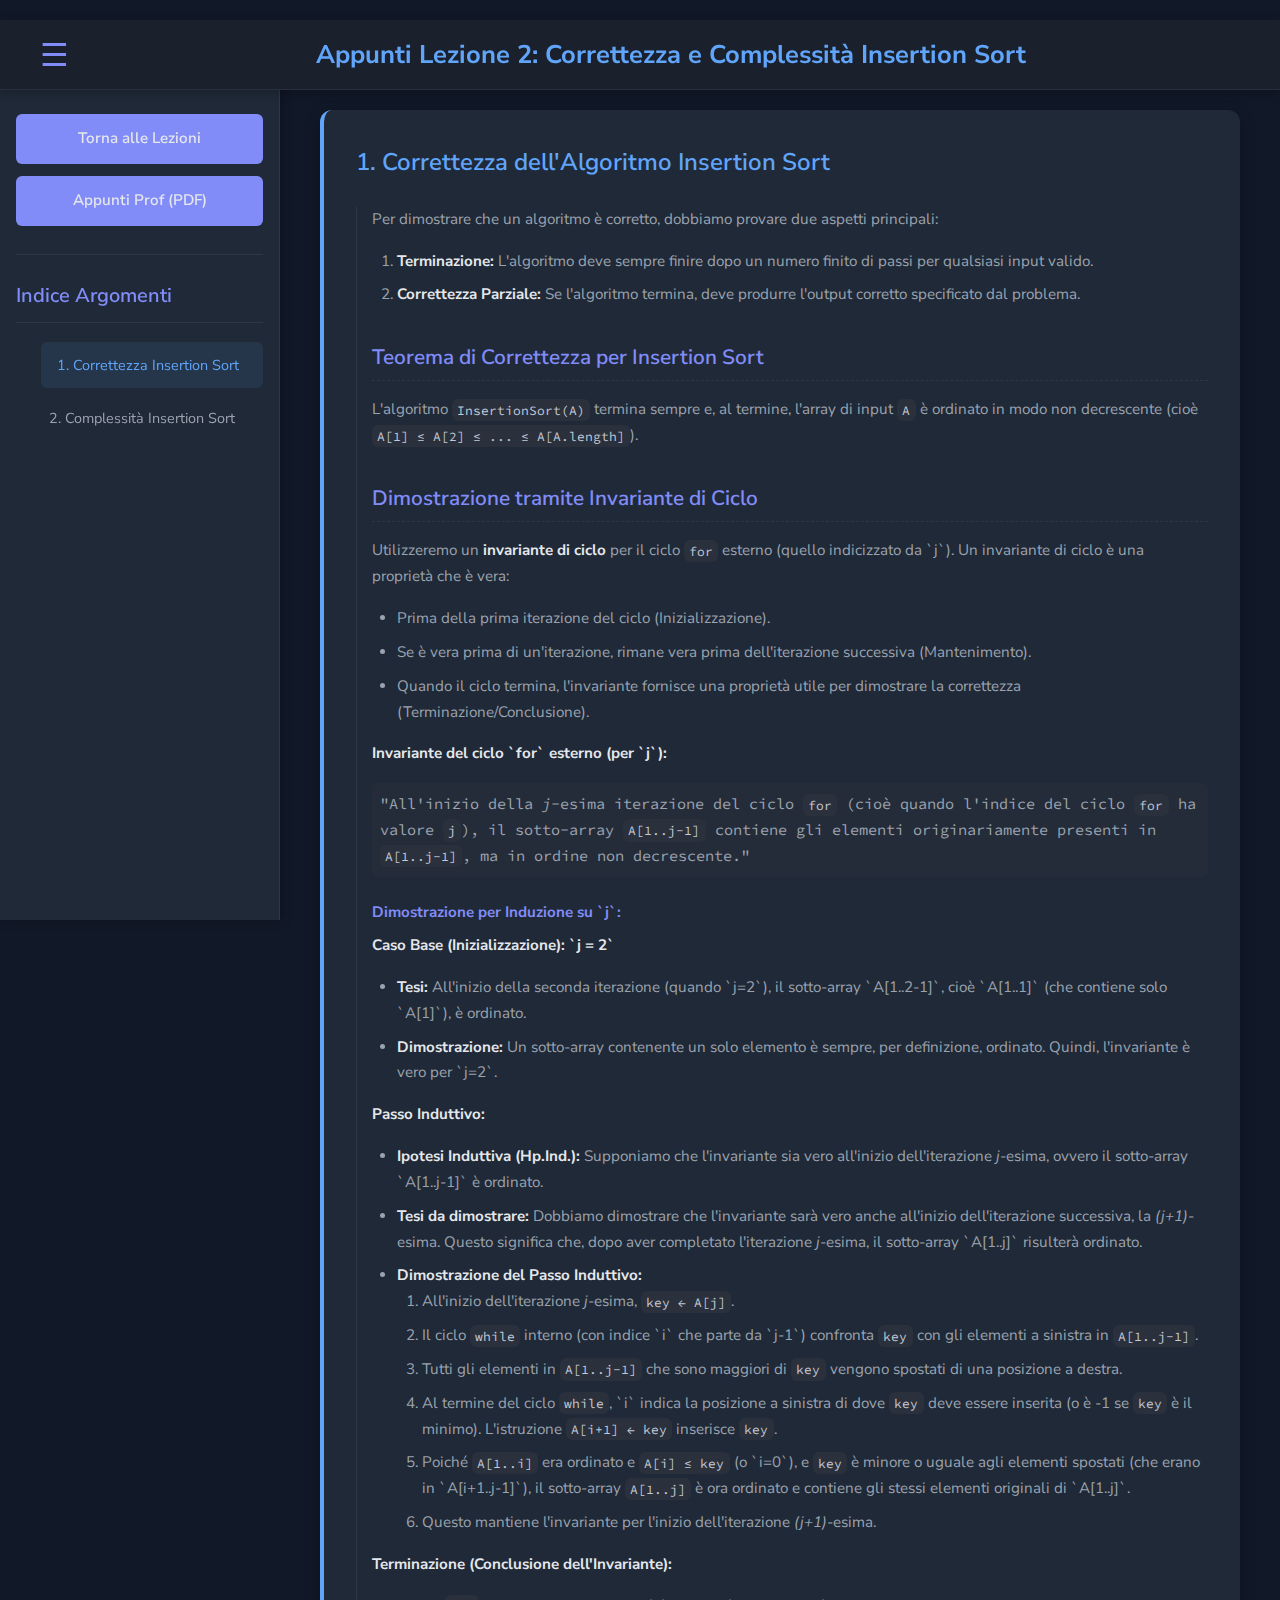
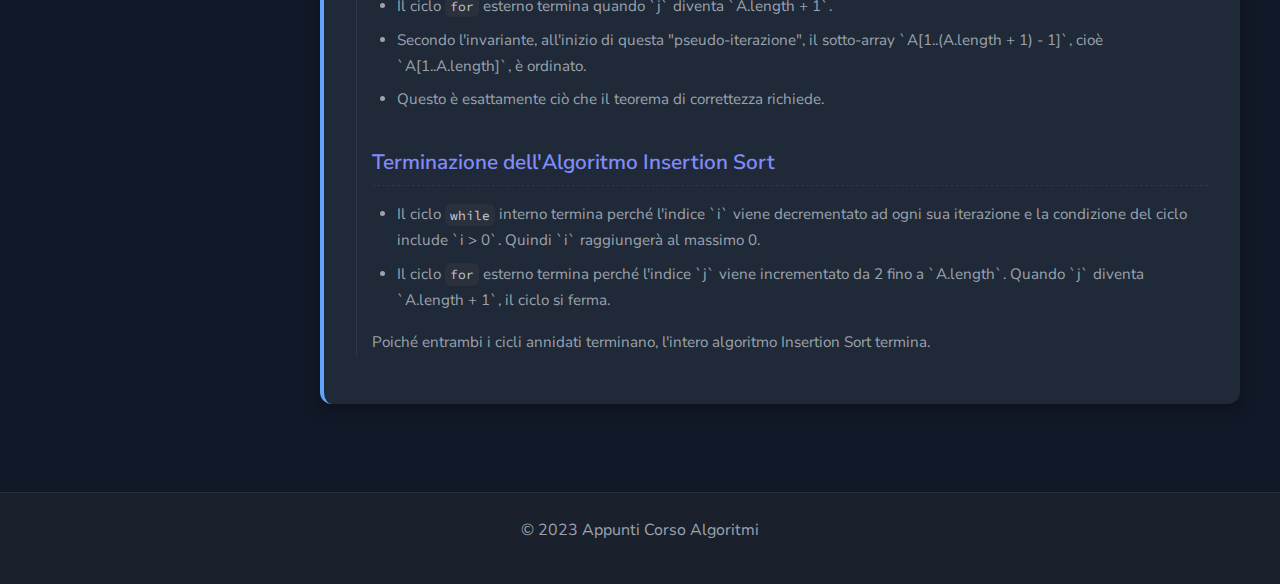
<file: ASD/Lezioni/lezione2/lezione2.html>
<!DOCTYPE html>
<html lang="it">
<head>
    <meta charset="UTF-8">
    <meta name="viewport" content="width=device-width, initial-scale=1.0">
    <title>Appunti Lezione 2: Correttezza e Complessità Insertion Sort</title>
    <link href="https://fonts.googleapis.com/css2?family=Nunito+Sans:wght@300;400;600;700&family=Source+Code+Pro:wght@400;500&display=swap" rel="stylesheet">
    <link rel="stylesheet" href="../../assets/css/common.css">
    <style>
        .subsection-title {
            font-size: 1.3rem; color: var(--accent-secondary); margin-top: 2rem; margin-bottom: 1rem; font-weight: 600; padding-bottom: 0.3rem; border-bottom: 1px dashed var(--border-soft);
        }
        .math-notation {
            font-family: var(--font-code);
            background-color: rgba(42, 48, 60, 0.5);
            padding: 0.5rem;
            border-radius: var(--border-radius-small);
            display: block;
            white-space: pre-wrap;
            margin-bottom: 1rem;
            color: var(--text-secondary);
        }
        table.complexity-table {
            width: 100%; border-collapse: collapse; margin-bottom: 1.5rem; font-size: 0.9em;
        }
        .complexity-table th, .complexity-table td {
            border: 1px solid var(--border-soft); padding: 0.75rem; text-align: left; color: var(--text-secondary);
        }
        .complexity-table th {
            background-color: var(--code-bg); color: var(--text-primary); font-weight: 600;
        }
        .complexity-table tr:nth-child(even) {
            background-color: rgba(42, 48, 60, 0.3);
        }
        @media (max-width: 768px) {
            .complexity-table { font-size: 0.8em; }
            .complexity-table th, .complexity-table td { padding: 0.5rem; }
        }
    </style>
</head>
<body data-pdf-path="Nota 5 ott 2020 (2).pdf">
    <div class="overlay"></div>
    <header>
        <button class="hamburger-menu" id="hamburger-btn">☰</button>
        <h1>Appunti Lezione 2: Correttezza e Complessità Insertion Sort</h1>
        <div></div>
    </header>

    <nav id="sidebar">
        <div class="sidebar-actions">
            <a href="../../ASD_home.html" class="sidebar-action-button" id="lezioni-home-btn">Torna alle Lezioni</a>
            <a href="#" class="sidebar-action-button" id="appunti-prof-btn" target="_blank" rel="noopener noreferrer">Appunti Prof (PDF)</a>
        </div>
        <h2>Indice Argomenti</h2>
        <ul>
            <li><a href="#correttezza-insertion-sort" class="sidebar-link">1. Correttezza Insertion Sort</a></li>
            <li><a href="#complessita-insertion-sort" class="sidebar-link">2. Complessità Insertion Sort</a></li>
        </ul>
    </nav>

    <main>
        <article id="correttezza-insertion-sort" class="content-section">
            <h2 class="section-title">1. Correttezza dell'Algoritmo Insertion Sort</h2>
            <div class="section-content">
                <p>Per dimostrare che un algoritmo è corretto, dobbiamo provare due aspetti principali:</p>
                <ol>
                    <li><strong>Terminazione:</strong> L'algoritmo deve sempre finire dopo un numero finito di passi per qualsiasi input valido.</li>
                    <li><strong>Correttezza Parziale:</strong> Se l'algoritmo termina, deve produrre l'output corretto specificato dal problema.</li>
                </ol>

                <h3 class="subsection-title">Teorema di Correttezza per Insertion Sort</h3>
                <p>L'algoritmo <code>InsertionSort(A)</code> termina sempre e, al termine, l'array di input <code>A</code> è ordinato in modo non decrescente (cioè <code>A[1] ≤ A[2] ≤ ... ≤ A[A.length]</code>).</p>
                
                <h3 class="subsection-title">Dimostrazione tramite Invariante di Ciclo</h3>
                <p>Utilizzeremo un <strong>invariante di ciclo</strong> per il ciclo <code>for</code> esterno (quello indicizzato da `j`). Un invariante di ciclo è una proprietà che è vera:</p>
                <ul>
                    <li>Prima della prima iterazione del ciclo (Inizializzazione).</li>
                    <li>Se è vera prima di un'iterazione, rimane vera prima dell'iterazione successiva (Mantenimento).</li>
                    <li>Quando il ciclo termina, l'invariante fornisce una proprietà utile per dimostrare la correttezza (Terminazione/Conclusione).</li>
                </ul>

                <p><strong>Invariante del ciclo `for` esterno (per `j`):</strong></p>
                <p class="math-notation">"All'inizio della <em>j</em>-esima iterazione del ciclo <code>for</code> (cioè quando l'indice del ciclo <code>for</code> ha valore <code>j</code>), il sotto-array <code>A[1..j-1]</code> contiene gli elementi originariamente presenti in <code>A[1..j-1]</code>, ma in ordine non decrescente."</p>

                <h4 style="color: var(--accent-secondary); margin-top:1.5em; margin-bottom:0.5em;">Dimostrazione per Induzione su `j`:</h4>
                <p><strong>Caso Base (Inizializzazione): `j = 2`</strong></p>
                <ul>
                    <li><strong>Tesi:</strong> All'inizio della seconda iterazione (quando `j=2`), il sotto-array `A[1..2-1]`, cioè `A[1..1]` (che contiene solo `A[1]`), è ordinato.</li>
                    <li><strong>Dimostrazione:</strong> Un sotto-array contenente un solo elemento è sempre, per definizione, ordinato. Quindi, l'invariante è vero per `j=2`.</li>
                </ul>

                <p><strong>Passo Induttivo:</strong></p>
                <ul>
                    <li><strong>Ipotesi Induttiva (Hp.Ind.):</strong> Supponiamo che l'invariante sia vero all'inizio dell'iterazione <em>j</em>-esima, ovvero il sotto-array `A[1..j-1]` è ordinato.</li>
                    <li><strong>Tesi da dimostrare:</strong> Dobbiamo dimostrare che l'invariante sarà vero anche all'inizio dell'iterazione successiva, la <em>(j+1)</em>-esima. Questo significa che, dopo aver completato l'iterazione <em>j</em>-esima, il sotto-array `A[1..j]` risulterà ordinato.</li>
                    <li><strong>Dimostrazione del Passo Induttivo:</strong>
                        <ol>
                            <li>All'inizio dell'iterazione <em>j</em>-esima, <code>key ← A[j]</code>.</li>
                            <li>Il ciclo <code>while</code> interno (con indice `i` che parte da `j-1`) confronta <code>key</code> con gli elementi a sinistra in <code>A[1..j-1]</code>.</li>
                            <li>Tutti gli elementi in <code>A[1..j-1]</code> che sono maggiori di <code>key</code> vengono spostati di una posizione a destra.</li>
                            <li>Al termine del ciclo <code>while</code>, `i` indica la posizione a sinistra di dove <code>key</code> deve essere inserita (o è -1 se <code>key</code> è il minimo). L'istruzione <code>A[i+1] ← key</code> inserisce <code>key</code>.</li>
                            <li>Poiché <code>A[1..i]</code> era ordinato e <code>A[i] ≤ key</code> (o `i=0`), e <code>key</code> è minore o uguale agli elementi spostati (che erano in `A[i+1..j-1]`), il sotto-array <code>A[1..j]</code> è ora ordinato e contiene gli stessi elementi originali di `A[1..j]`.</li>
                            <li>Questo mantiene l'invariante per l'inizio dell'iterazione <em>(j+1)</em>-esima.</li>
                        </ol>
                    </li>
                </ul>

                <p><strong>Terminazione (Conclusione dell'Invariante):</strong></p>
                <ul>
                    <li>Il ciclo <code>for</code> esterno termina quando `j` diventa `A.length + 1`.</li>
                    <li>Secondo l'invariante, all'inizio di questa "pseudo-iterazione", il sotto-array `A[1..(A.length + 1) - 1]`, cioè `A[1..A.length]`, è ordinato.</li>
                    <li>Questo è esattamente ciò che il teorema di correttezza richiede.</li>
                </ul>

                <h3 class="subsection-title">Terminazione dell'Algoritmo Insertion Sort</h3>
                <ul>
                    <li>Il ciclo <code>while</code> interno termina perché l'indice `i` viene decrementato ad ogni sua iterazione e la condizione del ciclo include `i > 0`. Quindi `i` raggiungerà al massimo 0.</li>
                    <li>Il ciclo <code>for</code> esterno termina perché l'indice `j` viene incrementato da 2 fino a `A.length`. Quando `j` diventa `A.length + 1`, il ciclo si ferma.</li>
                </ul>
                <p>Poiché entrambi i cicli annidati terminano, l'intero algoritmo Insertion Sort termina.</p>
            </div>
        </article>

        <article id="complessita-insertion-sort" class="content-section">
            <h2 class="section-title">2. Analisi di Complessità dell'Algoritmo Insertion Sort</h2>
            <div class="section-content">
                <h3 class="subsection-title">Risorse Computazionali</h3>
                <p>Valutiamo gli algoritmi principalmente in base a due risorse:</p>
                <ul>
                    <li><strong>Spazio:</strong>
                        <ul>
                            <li><strong>In-place:</strong> Un algoritmo è in-place se modifica la struttura dati di input direttamente, usando solo una quantità di spazio di memoria aggiuntivo costante (indipendente dalla dimensione dell'input).</li>
                            <li><strong>Insertion Sort è in-place.</strong></li>
                        </ul>
                    </li>
                    <li><strong>Tempo:</strong> Il tempo di esecuzione.</li>
                </ul>

                <h3 class="subsection-title">Criterio di Costo Uniforme</h3>
                <p>Assumiamo che ogni operazione di base (elementare) abbia un costo costante, indicato genericamente con `c` (o `cᵢ` per l'istruzione i-esima). Le operazioni di base includono assegnamenti, confronti, operazioni aritmetiche semplici, accesso a elementi di array, incrementi/decrementi.</p>

                <h3 class="subsection-title">Analisi del Tempo di Esecuzione di Insertion Sort</h3>
                <p>Indichiamo con <code>n = A.length</code>. La funzione di costo <code>T(n)</code> è la somma dei costi di ogni istruzione moltiplicata per il numero di volte che viene eseguita.</p>
                
                <table class="complexity-table">
                    <thead>
                        <tr>
                            <th>Istruzione (Pseudo-codice)</th>
                            <th>Costo</th>
                            <th>Numero di Esecuzioni</th>
                        </tr>
                    </thead>
                    <tbody>
                        <tr>
                            <td><code>for j ← 2 to n</code></td>
                            <td>c₁</td>
                            <td>n volte (testa n+1, ma entra n-1 volte + 1 uscita)</td>
                        </tr>
                        <tr>
                            <td><code>    key ← A[j]</code></td>
                            <td>c₂</td>
                            <td>n - 1 volte</td>
                        </tr>
                        <tr>
                            <td><code>    i ← j - 1</code></td>
                            <td>c₃</td>
                            <td>n - 1 volte</td>
                        </tr>
                        <tr>
                            <td><code>    while (i > 0 and A[i] > key) do</code></td>
                            <td>c₄</td>
                            <td>Σ<sub>j=2..n</sub> t<sub>j</sub></td>
                        </tr>
                        <tr>
                            <td><code>        A[i+1] ← A[i]</code></td>
                            <td>c₅</td>
                            <td>Σ<sub>j=2..n</sub> (t<sub>j</sub> - 1)</td>
                        </tr>
                        <tr>
                            <td><code>        i ← i - 1</code></td>
                            <td>c₆</td>
                            <td>Σ<sub>j=2..n</sub> (t<sub>j</sub> - 1)</td>
                        </tr>
                        <tr>
                            <td><code>    A[i+1] ← key</code></td>
                            <td>c₇</td>
                            <td>n - 1 volte</td>
                        </tr>
                    </tbody>
                </table>
                <p>Dove <strong>t<sub>j</sub></strong> è il numero di volte che il test della condizione del ciclo <code>while</code> viene eseguito per un dato valore di `j`.</p>

                <h4 style="color: var(--accent-secondary); margin-top:1.5em; margin-bottom:0.5em;">Caso Ottimo (Best Case)</h4>
                <p>L'array è già ordinato. La condizione <code>A[i] > key</code> del <code>while</code> è sempre falsa al primo controllo. Quindi, <strong>t<sub>j</sub> = 1</strong> per ogni `j`.</p>
                <p class="math-notation">T<sub>ottimo</sub>(n) = c₁n + c₂(n-1) + c₃(n-1) + c₄(n-1) + c₅(0) + c₆(0) + c₇(n-1)<br>
                T<sub>ottimo</sub>(n) = (c₁ + c₂ + c₃ + c₄ + c₇)n - (c₂ + c₃ + c₄ + c₇)<br>
                Questa è una funzione lineare del tipo <code>an + b</code>. Asintoticamente: <strong>Θ(n)</strong>.</p>

                <h4 style="color: var(--accent-secondary); margin-top:1.5em; margin-bottom:0.5em;">Caso Pessimo (Worst Case)</h4>
                <p>L'array è ordinato in ordine inverso. La <code>key</code> è sempre più piccola di tutti gli elementi precedenti. Il ciclo <code>while</code> scorre tutti gli elementi fino all'inizio. Quindi, <strong>t<sub>j</sub> = j</strong>.</p>
                <p>Dobbiamo calcolare le sommatorie:</p>
                <p class="math-notation">Σ<sub>j=2..n</sub> t<sub>j</sub> = Σ<sub>j=2..n</sub> j = (Σ<sub>j=1..n</sub> j) - 1 = (n(n+1)/2) - 1</p>
                <p class="math-notation">Σ<sub>j=2..n</sub> (t<sub>j</sub> - 1) = Σ<sub>j=2..n</sub> (j-1) = Σ<sub>k=1..n-1</sub> k = (n-1)n/2</p>
                <p>Sostituendo nella formula generale di T(n), i termini dominanti saranno quelli con n².</p>
                <p class="math-notation">T<sub>pessimo</sub>(n) è una funzione quadratica del tipo <code>an² + bn + c</code>. Asintoticamente: <strong>Θ(n²)</strong>.</p>

                <h4 style="color: var(--accent-secondary); margin-top:1.5em; margin-bottom:0.5em;">Caso Medio (Average Case)</h4>
                <p>Assumendo una distribuzione uniforme degli input (ogni permutazione è equiprobabile), in media la <code>key</code> viene spostata circa a metà della porzione ordinata. Quindi, <strong>t<sub>j</sub> ≈ j/2</strong>.</p>
                <p>Anche in questo caso, la complessità risultante è quadratica. Asintoticamente: <strong>Θ(n²)</strong>.</p>
                
                <h3 class="subsection-title">Conclusione sull'Analisi di Insertion Sort</h3>
                <ul>
                    <li><strong>Spazio:</strong> Θ(1) (in-place).</li>
                    <li><strong>Tempo:</strong>
                        <ul>
                            <li>Caso Ottimo: Θ(n)</li>
                            <li>Caso Pessimo: Θ(n²)</li>
                            <li>Caso Medio: Θ(n²)</li>
                        </ul>
                    </li>
                </ul>
                <p>Insertion Sort è efficiente per input piccoli o quasi ordinati, ma la sua complessità quadratica lo rende meno adatto per grandi set di dati disordinati.</p>
            </div>
        </article>
    </main>

    <footer>
        <p>© 2023 Appunti Corso Algoritmi</p>
    </footer>

    <script src="../../assets/js/common.js"></script>
</body>
</html>
</file>
<file: ASD/assets/css/common.css>
:root {
            --bg-deep-space: #111827;
            --bg-card: #1f2937;
            --bg-header: #1A202C;
            --text-primary: #e5e7eb;
            --text-secondary: #9ca3af;
            --accent-primary: #60a5fa;
            --accent-secondary: #818cf8;
            --code-bg: #2a303c;
            --code-text: #c3c9d6;
            --border-soft: rgba(107, 114, 128, 0.2);
            --shadow-soft: rgba(0, 0, 0, 0.25);
            --font-main: 'Nunito Sans', sans-serif;
            --font-code: 'Source Code Pro', monospace;
            --sidebar-width: 280px;
            --header-height: 70px;
            --border-radius-main: 12px;
            --border-radius-small: 6px;
        }

        * {
            margin: 0;
            padding: 0;
            box-sizing: border-box;
        }

        html {
            scroll-behavior: smooth;
        }

        body {
            font-family: var(--font-main);
            line-height: 1.7;
            color: var(--text-primary);
            background-color: var(--bg-deep-space);
            display: flex;
            flex-direction: column;
            min-height: 100vh;
            transition: margin-left 0.3s ease-in-out;
        }

        header {
            background-color: var(--bg-header);
            color: var(--text-primary);
            padding: 0 2rem;
            height: var(--header-height);
            display: flex;
            align-items: center;
            justify-content: space-between;
            box-shadow: 0 2px 10px var(--shadow-soft);
            border-bottom: 1px solid var(--border-soft);
            position: sticky;
            top: 0;
            z-index: 1000;
        }

        header h1 {
            font-size: 1.6rem;
            font-weight: 700;
            margin: 0;
            color: var(--accent-primary);
        }

        .hamburger-menu {
            display: block;
            font-size: 2rem;
            color: var(--accent-secondary);
            background: none;
            border: none;
            cursor: pointer;
            padding: 0.5rem;
            margin-right: 1rem;
        }
        .hamburger-menu:hover {
            color: var(--text-primary);
        }

        #sidebar {
            background-color: var(--bg-card);
            color: var(--text-primary);
            padding: 1.5rem 1rem;
            width: var(--sidebar-width);
            position: fixed;
            top: var(--header-height);
            left: 0;
            height: calc(100% - var(--header-height));
            overflow-y: auto;
            box-shadow: 2px 0 10px var(--shadow-soft);
            border-right: 1px solid var(--border-soft);
            z-index: 900;
            transform: translateX(0);
            transition: transform 0.3s ease-in-out;
        }

        #sidebar.hidden {
            transform: translateX(calc(-1 * var(--sidebar-width)));
        }

        /* New styles for sidebar action buttons */
        .sidebar-actions {
            margin-bottom: 1.5rem;
            padding-bottom: 1rem;
            border-bottom: 1px solid var(--border-soft);
        }

        .sidebar-action-button {
            display: block;
            background-color: var(--accent-secondary); /* More prominent */
            color: var(--text-primary);
            text-decoration: none;
            padding: 0.75rem 1rem;
            border-radius: var(--border-radius-small);
            font-size: 0.95rem;
            font-weight: 600;
            text-align: center;
            margin-bottom: 0.75rem;
            transition: background-color 0.2s ease, transform 0.1s ease, color 0.2s ease;
        }

        .sidebar-action-button:hover {
            background-color: var(--accent-primary); /* Brighter on hover */
            color: var(--bg-header) !important; /* Ensure text color changes on hover and overrides other styles */
            transform: translateY(-1px);
        }
        /* End new styles */

        #sidebar h2 {
            font-size: 1.25rem;
            margin-bottom: 1.2rem;
            border-bottom: 1px solid var(--border-soft);
            padding-bottom: 0.6rem;
            color: var(--accent-secondary);
            font-weight: 600;
            margin-top: 0; /* Reset margin as actions are now above */
        }

        #sidebar ul {
            list-style: none;
        }

        #sidebar ul li a {
            display: block;
            color: var(--text-secondary);
            text-decoration: none;
            padding: 0.65rem 0.5rem;
            transition: background-color 0.2s ease, color 0.2s ease, padding-left 0.2s ease;
            border-radius: var(--border-radius-small);
            font-size: 0.9rem;
        }

        #sidebar ul li a:hover, #sidebar ul li a.active-link {
            background-color: rgba(96, 165, 250, 0.1);
            color: var(--accent-primary);
            padding-left: 1rem;
        }

        main {
            flex: 1;
            margin-left: var(--sidebar-width);
            padding: 2.5rem;
            transition: margin-left 0.3s ease-in-out;
        }
        
        body.sidebar-hidden main {
            margin-left: 0;
        }

        article {
            margin-bottom: 3rem;
            padding: 2rem;
            background-color: var(--bg-card);
            border-left: 4px solid var(--accent-primary);
            border-radius: var(--border-radius-main);
            box-shadow: 0 5px 15px var(--shadow-soft);
            display: none; 
        }
        article.active-section {
            display: block; 
        }

        .section-title {
            font-size: 1.5rem;
            color: var(--accent-primary);
            margin-bottom: 1.5rem;
            font-weight: 600;
        }

        .section-content {
            padding-left: 15px;
            border-left: 1px solid var(--border-soft);
            font-size: 0.95rem;
        }

        p {
            margin-bottom: 1rem;
            color: var(--text-secondary);
        }

        ul, ol {
            margin-left: 25px;
            margin-bottom: 1rem;
            color: var(--text-secondary);
        }

        li {
            margin-bottom: 0.5rem;
        }

        strong {
            font-weight: 700;
            color: var(--text-primary);
        }

        code, pre {
            font-family: var(--font-code);
        }

        code {
            background-color: var(--code-bg);
            color: var(--code-text);
            padding: 0.2em 0.4em;
            border-radius: var(--border-radius-small);
            font-size: 0.85em;
        }

        pre {
            background-color: var(--code-bg);
            color: var(--code-text);
            padding: 1.2rem;
            border-radius: var(--border-radius-small);
            overflow-x: auto;
            margin-bottom: 1.5rem;
            font-size: 0.9em;
            line-height: 1.6;
            border: 1px solid var(--border-soft);
        }

        pre code {
            background-color: transparent;
            padding: 0;
            font-size: inherit;
            color: inherit;
        }

        .sort-example {
            font-family: var(--font-code);
            line-height: 1.7;
            background-color: var(--bg-deep-space);
            padding: 1.2rem;
            border-radius: var(--border-radius-small);
            margin-top: 1.2rem;
            border: 1px solid var(--border-soft);
        }
        .array-step {
            margin-bottom: 0.8rem;
            padding-left: 15px;
            border-left: 1px dotted var(--border-soft);
            color: var(--text-secondary);
            font-size: 0.9em;
        }
        .array-sorted, .array-key, .array-current, .array-min {
            padding: 3px 6px;
            border-radius: var(--border-radius-small);
            margin: 0 2px;
            display: inline-block;
        }
        .array-sorted { /* Usato per la parte già ordinata */
            background-color: rgba(96, 165, 250, 0.15);
            color: var(--accent-primary);
            border: 1px solid var(--accent-primary);
        }
        .array-key { /* Usato per la 'key' in Insertion Sort */
            background-color: rgba(129, 140, 248, 0.15);
            color: var(--accent-secondary);
            border: 1px solid var(--accent-secondary);
            font-weight: bold;
        }
        .array-current { /* Usato per l'elemento corrente in confronto */
            background-color: rgba(107, 114, 128, 0.15);
            color: var(--text-secondary);
            border: 1px solid var(--text-secondary);
        }
        .array-min { /* Nuovo: per evidenziare il minimo trovato in Selection Sort */
            background-color: rgba(244, 114, 182, 0.2); /* Rosa/rosso per il minimo */
            color: #f472b6;
            border: 1px solid #f472b6;
            font-weight: bold;
        }


        footer {
            text-align: center;
            padding: 1.5rem;
            background-color: var(--bg-header);
            color: var(--text-secondary);
            margin-top: auto;
            border-top: 1px solid var(--border-soft);
        }
        
        .overlay {
            display: none;
            position: fixed;
            top: 0;
            left: 0;
            width: 100%;
            height: 100%;
            background-color: rgba(17, 24, 39, 0.7);
            backdrop-filter: blur(4px);
            -webkit-backdrop-filter: blur(4px);
            z-index: 950;
        }
        body.sidebar-overlay-active .overlay {
            display: block;
        }

        ::-webkit-scrollbar {
            width: 8px;
            height: 8px;
        }
        ::-webkit-scrollbar-track {
            background: var(--bg-deep-space);
        }
        ::-webkit-scrollbar-thumb {
            background-color: var(--accent-secondary);
            border-radius: 10px;
            border: 2px solid var(--bg-deep-space);
        }
        ::-webkit-scrollbar-thumb:hover {
            background-color: var(--accent-primary);
        }

        @media (max-width: 992px) {
            .hamburger-menu { display: block; }
            #sidebar {
                transform: translateX(calc(-1 * var(--sidebar-width)));
                top: 0; 
                height: 100vh;
                padding-top: 1.5rem;
                z-index: 1100;
                border-right: none;
            }
            #sidebar.open { transform: translateX(0); }
            main { margin-left: 0 !important; }
        }

        @media (min-width: 993px) {
            body:not(.sidebar-hidden) main { margin-left: var(--sidebar-width); }
            body.sidebar-hidden main { margin-left: 0; }
            #sidebar { transform: translateX(0); }
            #sidebar.hidden { transform: translateX(calc(-1 * var(--sidebar-width))); }
            .overlay { display: none !important; }
        }

        @media (max-width: 768px) {
            header h1 { font-size: 1.3rem; }
            main { padding: 2rem 1rem; }
            .section-title { font-size: 1.35rem; }
            article { padding: 1.5rem; }
        }
</file>
